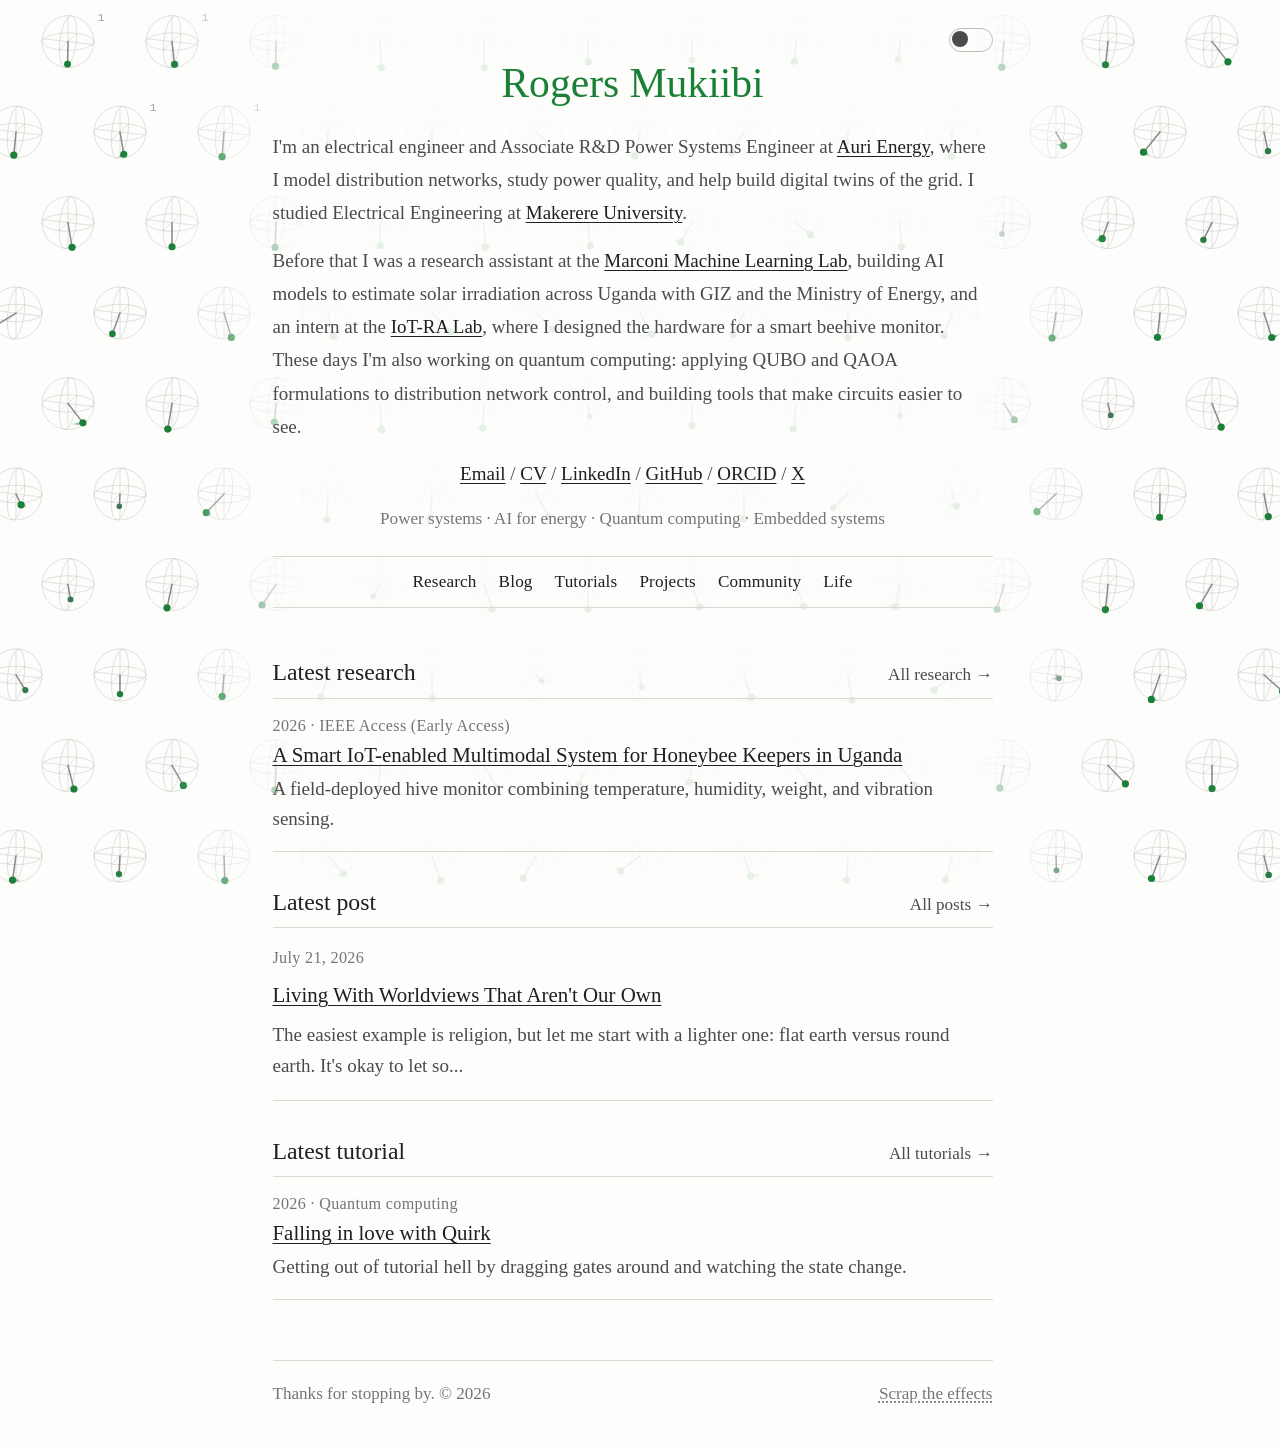
<file: index.html>
<!DOCTYPE html>
<html lang="en">
<head>
    <meta charset="UTF-8">
    <meta name="viewport" content="width=device-width, initial-scale=1.0">
    <title>Rogers Mukiibi</title>
    <meta name="description" content="Rogers Mukiibi: electrical engineer working on power systems, AI for energy, and quantum computing.">
    <link rel="stylesheet" href="styles.css">
    <script src="backdrop.js" defer></script>
    <script src="transition.js"></script>
    <link rel="icon" type="image/x-icon" href="assets/favicon_io/favicon.ico">
    <link rel="icon" type="image/png" sizes="32x32" href="assets/favicon_io/favicon-32x32.png">
    <link rel="icon" type="image/png" sizes="16x16" href="assets/favicon_io/favicon-16x16.png">
    <link rel="apple-touch-icon" sizes="180x180" href="assets/favicon_io/apple-touch-icon.png">
</head>
<body class="home">
    <div class="home-toggle">
        <label for="theme-toggle" class="theme-switch" aria-label="Toggle dark mode">
            <input type="checkbox" id="theme-toggle" class="theme-toggle" role="switch" aria-label="Toggle dark mode">
            <span class="theme-slider" aria-hidden="true"></span>
        </label>
    </div>

    <main>
        <section class="intro">
            <h1 class="intro-name">Rogers Mukiibi</h1>
            <p>
                I'm an electrical engineer and Associate R&amp;D Power Systems Engineer at
                <a href="https://www.aurienergy.com/" target="_blank">Auri Energy</a>, where I model distribution
                networks, study power quality, and help build digital twins of the grid. I studied Electrical
                Engineering at <a href="https://mak.ac.ug/" target="_blank">Makerere University</a>.
            </p>
            <p>
                Before that I was a research assistant at the
                <a href="https://www.marconilab.org/" target="_blank">Marconi Machine Learning Lab</a>, building
                AI models to estimate solar irradiation across Uganda with GIZ and the Ministry of Energy, and an
                intern at the <a href="https://iot-ra.net/" target="_blank">IoT-RA Lab</a>, where I designed the
                hardware for a smart beehive monitor. These days I'm also working on quantum computing: applying
                QUBO and QAOA formulations to distribution network control, and building tools that make
                circuits easier to see.
            </p>
            <p class="intro-links">
                <a href="mailto:mukiibirogerz@gmail.com">Email</a> /
                <a href="assets/Rogers_Mukiibi_CV.pdf" target="_blank">CV</a> /
                <a href="https://www.linkedin.com/in/rogers-mukiibi-3a0162230/" target="_blank">LinkedIn</a> /
                <a href="https://github.com/rogersmukiibi" target="_blank">GitHub</a> /
                <a href="https://orcid.org/0009-0005-7884-3600" target="_blank">ORCID</a> /
                <a href="https://X.com/rogerzmukiibi" target="_blank">X</a>
            </p>
            <p class="intro-interests">
                Power systems &middot; AI for energy &middot; Quantum computing &middot; Embedded systems
            </p>
            <nav class="section-nav" aria-label="Site">
                <a href="research.html">Research</a>
                <a href="blog.html">Blog</a>
                <a href="tutorials.html">Tutorials</a>
                <a href="projects.html">Projects</a>
                <a href="community.html">Community</a>
                <a href="life-clock.html">Life</a>
            </nav>
        </section>

        <section class="overview">
            <div class="overview-head">
                <h2>Latest research</h2>
                <a href="research.html">All research &rarr;</a>
            </div>
            <div class="entry">
                <p class="entry-meta">2026 &middot; IEEE Access (Early Access)</p>
                <h3><a href="https://doi.org/10.1109/ACCESS.2026.3709045" target="_blank">A Smart IoT-enabled Multimodal System for Honeybee Keepers in Uganda</a></h3>
                <p>A field-deployed hive monitor combining temperature, humidity, weight, and vibration sensing.</p>
            </div>
        </section>

        <section class="overview">
            <div class="overview-head">
                <h2>Latest post</h2>
                <a href="blog.html">All posts &rarr;</a>
            </div>
            <div id="recent-posts-container">
                <!-- The newest post is loaded here by JavaScript -->
            </div>
        </section>

        <section class="overview">
            <div class="overview-head">
                <h2>Latest tutorial</h2>
                <a href="tutorials.html">All tutorials &rarr;</a>
            </div>
            <div class="entry">
                <p class="entry-meta">2026 &middot; Quantum computing</p>
                <h3><a href="post.html?id=Falling%20in%20love%20with%20Quirk">Falling in love with Quirk</a></h3>
                <p>Getting out of tutorial hell by dragging gates around and watching the state change.</p>
            </div>
        </section>
    </main>

    <footer>
        <p>Thanks for stopping by. &copy; 2026</p>
        <button type="button" class="effects-toggle">Scrap the effects</button>
    </footer>

    <script src="script.js?v=20261031"></script>
</body>
</html>
</file>
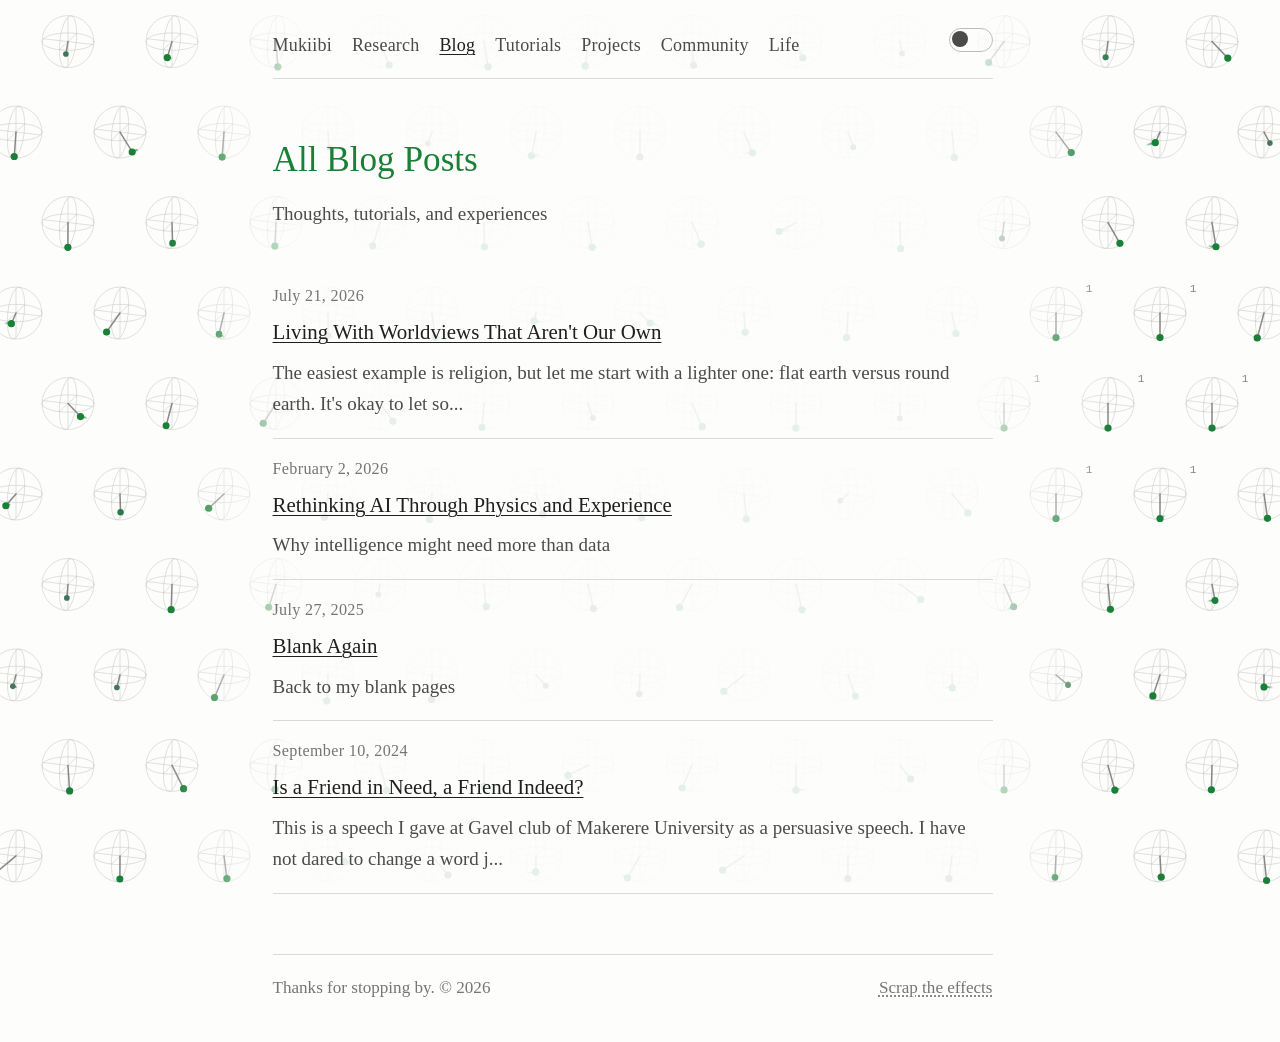
<file: blog.html>
<!DOCTYPE html>
<html lang="en">
<head>
    <meta charset="UTF-8">
    <meta name="viewport" content="width=device-width, initial-scale=1.0">
    <title>Blog - My Blog</title>
    <link rel="stylesheet" href="styles.css">
    <script src="backdrop.js" defer></script>
    <script src="transition.js"></script>
    <link rel="icon" type="image/x-icon" href="assets/favicon_io/favicon.ico">
    <link rel="icon" type="image/png" sizes="32x32" href="assets/favicon_io/favicon-32x32.png">
    <link rel="icon" type="image/png" sizes="16x16" href="assets/favicon_io/favicon-16x16.png">
    <link rel="apple-touch-icon" sizes="180x180" href="assets/favicon_io/apple-touch-icon.png">
</head>
<body>
    <header>
        <nav>
            <ul>
                <li><a href="index.html">Mukiibi</a></li>
                <li><a href="research.html">Research</a></li>
                <li><a href="blog.html" class="active">Blog</a></li>
                <li><a href="tutorials.html">Tutorials</a></li>
                <li><a href="projects.html">Projects</a></li>
                <li><a href="community.html">Community</a></li>
                <li><a href="life-clock.html">Life</a></li>
                <li class="theme-toggle-item">
                    <label for="theme-toggle" class="theme-switch" aria-label="Toggle dark mode">
                        <input type="checkbox" id="theme-toggle" class="theme-toggle" role="switch" aria-label="Toggle dark mode">
                        <span class="theme-slider" aria-hidden="true"></span>
                    </label>
                </li>
            </ul>
        </nav>
    </header>

    <main>
        <section class="page-header">
            <h1>All Blog Posts</h1>
            <p>Thoughts, tutorials, and experiences</p>
        </section>

        <section class="posts-list">
            <div id="blog-posts-container">
                <!-- Blog posts will be loaded here by JavaScript -->
            </div>
        </section>
    </main>

    <footer>
        <p>Thanks for stopping by. &copy; 2026</p>
        <button type="button" class="effects-toggle">Scrap the effects</button>
    </footer>

    <script src="script.js?v=20261031"></script>
</body>
</html>
</file>
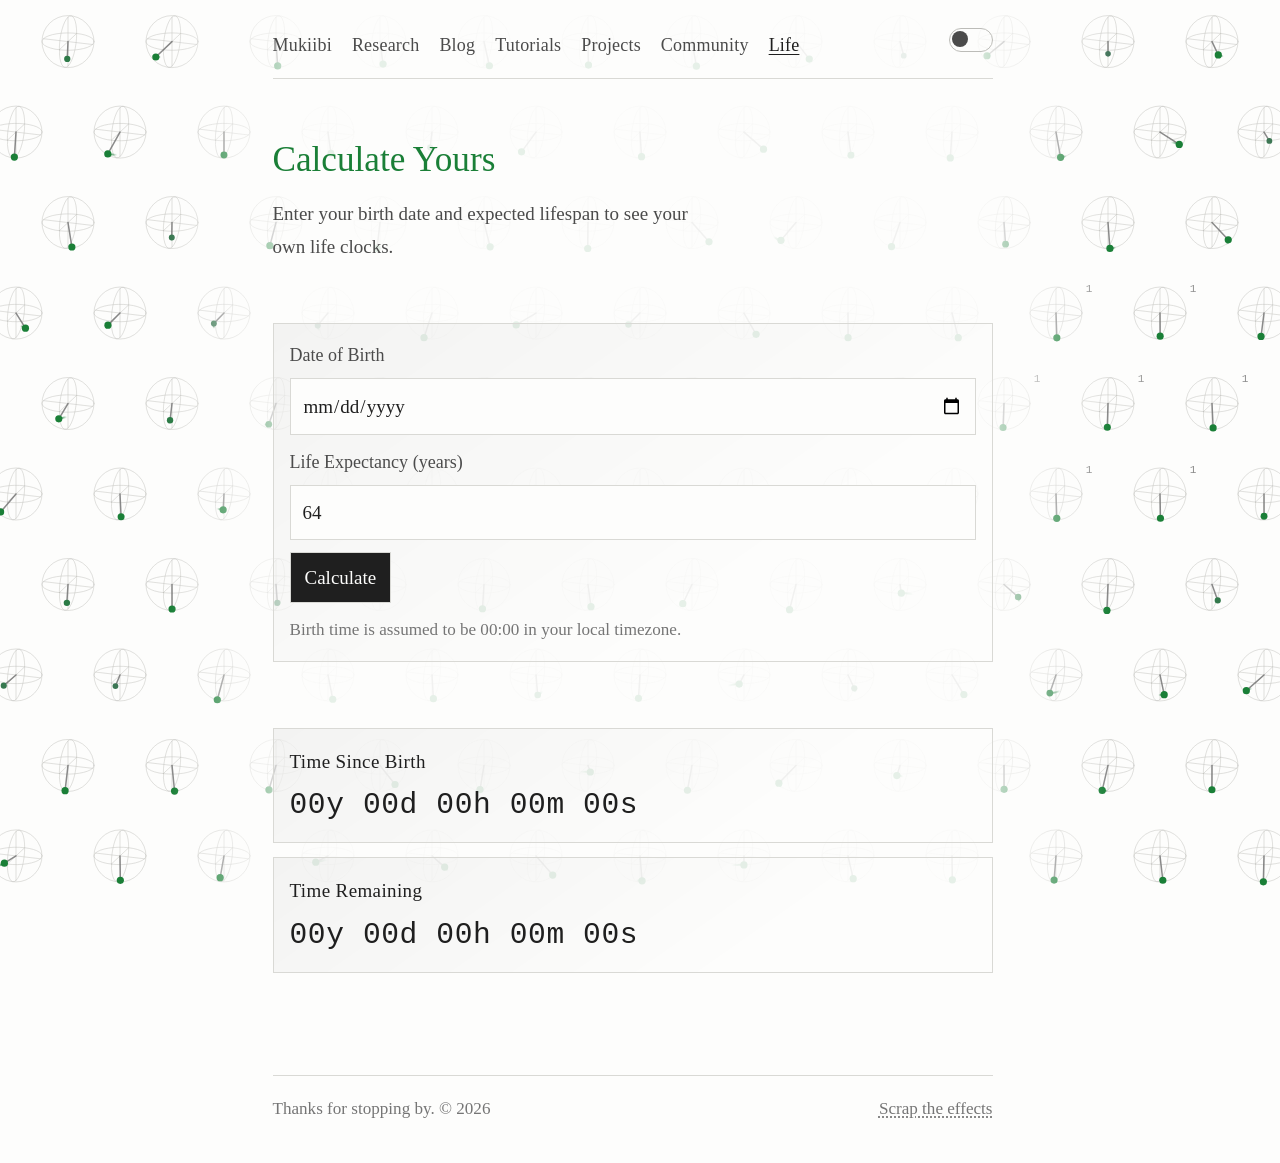
<file: calculate-yours.html>
<!DOCTYPE html>
<html lang="en">
<head>
    <meta charset="UTF-8">
    <meta name="viewport" content="width=device-width, initial-scale=1.0">
    <title>Calculate Yours - My Blog</title>
    <link rel="stylesheet" href="styles.css">
    <script src="backdrop.js" defer></script>
    <script src="transition.js"></script>
    <link rel="icon" type="image/x-icon" href="assets/favicon_io/favicon.ico">
    <link rel="icon" type="image/png" sizes="32x32" href="assets/favicon_io/favicon-32x32.png">
    <link rel="icon" type="image/png" sizes="16x16" href="assets/favicon_io/favicon-16x16.png">
    <link rel="apple-touch-icon" sizes="180x180" href="assets/favicon_io/apple-touch-icon.png">
</head>
<body>
    <header>
        <nav>
            <ul>
                <li><a href="index.html">Mukiibi</a></li>
                <li><a href="research.html">Research</a></li>
                <li><a href="blog.html">Blog</a></li>
                <li><a href="tutorials.html">Tutorials</a></li>
                <li><a href="projects.html">Projects</a></li>
                <li><a href="community.html">Community</a></li>
                <li><a href="life-clock.html" class="active">Life</a></li>
                <li class="theme-toggle-item">
                    <label for="theme-toggle" class="theme-switch" aria-label="Toggle dark mode">
                        <input type="checkbox" id="theme-toggle" class="theme-toggle" role="switch" aria-label="Toggle dark mode">
                        <span class="theme-slider" aria-hidden="true"></span>
                    </label>
                </li>
            </ul>
        </nav>
    </header>

    <main class="life-clock-page calculate-page">
        <section class="page-header life-header">
            <h1>Calculate Yours</h1>
            <p>Enter your birth date and expected lifespan to see your own life clocks.</p>
        </section>

        <section class="life-panel">
            <form id="calculate-form" class="calculate-form">
                <div class="form-row">
                    <label for="birth-date">Date of Birth</label>
                    <input type="date" id="birth-date" required>
                </div>
                <div class="form-row">
                    <label for="life-expectancy">Life Expectancy (years)</label>
                    <input type="number" id="life-expectancy" min="1" max="130" step="0.1" value="64" required>
                </div>
                <button type="submit" class="calc-button">Calculate</button>
                <p class="calculate-help">Birth time is assumed to be 00:00 in your local timezone.</p>
            </form>
        </section>

        <section class="life-timers" id="calculate-results" hidden>
            <article class="life-panel">
                <h2>Time Since Birth</h2>
                <p class="life-timer" id="calc-time-since">00y 00d 00h 00m 00s</p>
            </article>
            <article class="life-panel">
                <h2>Time Remaining</h2>
                <p class="life-timer" id="calc-time-remaining">00y 00d 00h 00m 00s</p>
            </article>
        </section>

        <section class="life-progress" id="calculate-progress" hidden>
            <h2>Life Progress</h2>
            <p class="life-progress-text" id="calc-progress-text">0.00%</p>
            <div class="life-progress-track" aria-hidden="true">
                <div class="life-progress-fill" id="calc-progress-fill"></div>
            </div>
        </section>

        <section class="life-weeks" id="calculate-weeks" hidden>
            <h2>Life in Weeks</h2>
            <p class="life-weeks-note">Each square is a week.</p>
            <p class="calculate-help" id="calc-weeks-summary">0 of 0 weeks lived</p>
            <div id="calc-weeks-grid" aria-label="Calculated life in weeks grid"></div>
        </section>
    </main>

    <footer>
        <p>Thanks for stopping by. &copy; 2026</p>
        <button type="button" class="effects-toggle">Scrap the effects</button>
    </footer>

    <script src="script.js?v=20261031"></script>
</body>
</html>
</file>
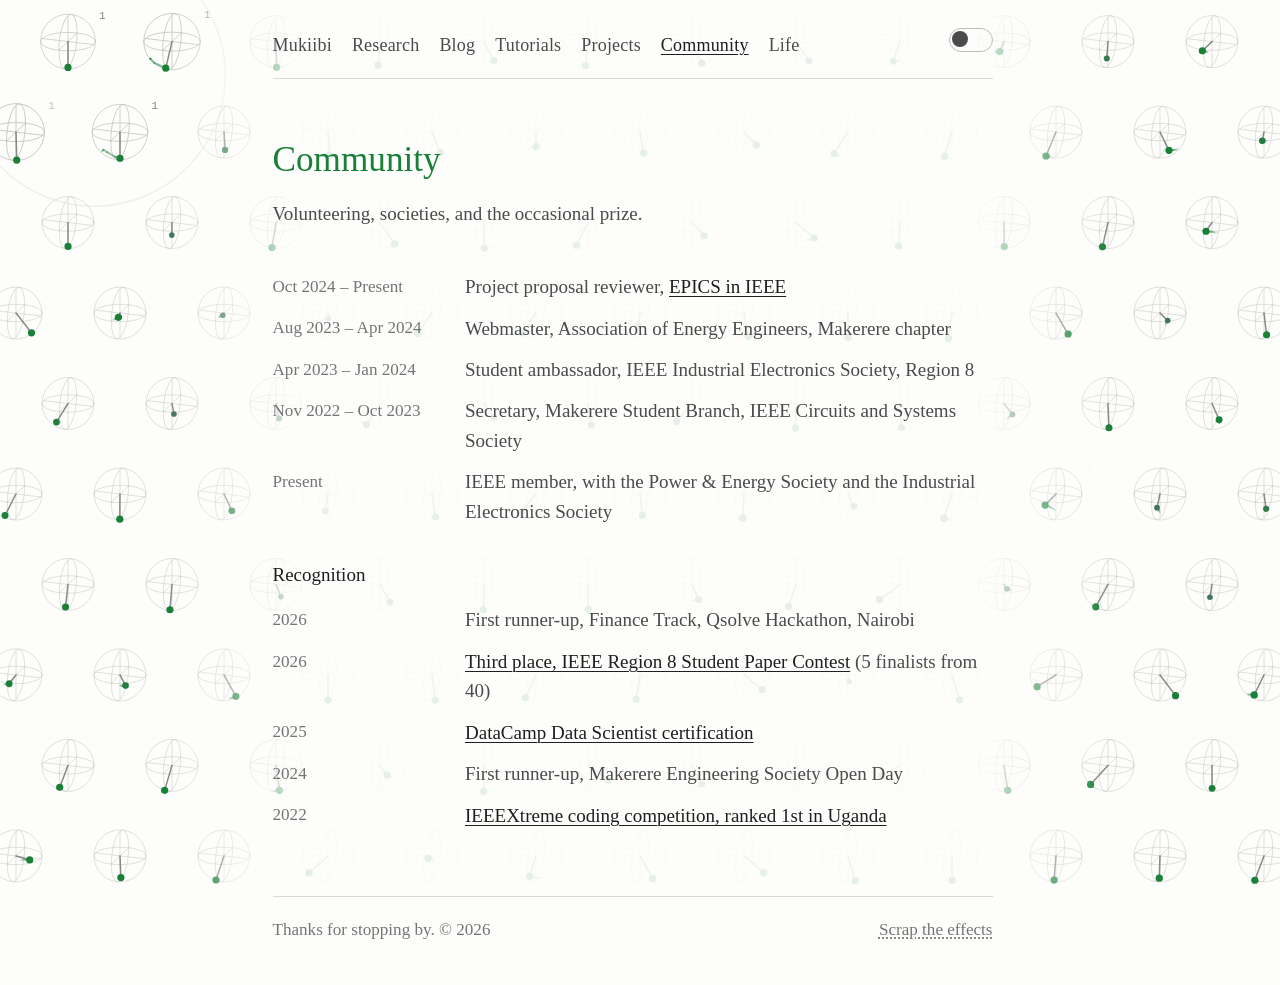
<file: community.html>
<!DOCTYPE html>
<html lang="en">
<head>
    <meta charset="UTF-8">
    <meta name="viewport" content="width=device-width, initial-scale=1.0">
    <title>Community - Rogers Mukiibi</title>
    <link rel="stylesheet" href="styles.css">
    <script src="backdrop.js" defer></script>
    <script src="transition.js"></script>
    <link rel="icon" type="image/x-icon" href="assets/favicon_io/favicon.ico">
    <link rel="icon" type="image/png" sizes="32x32" href="assets/favicon_io/favicon-32x32.png">
    <link rel="icon" type="image/png" sizes="16x16" href="assets/favicon_io/favicon-16x16.png">
    <link rel="apple-touch-icon" sizes="180x180" href="assets/favicon_io/apple-touch-icon.png">
</head>
<body>
    <header>
        <nav>
            <ul>
                <li><a href="index.html">Mukiibi</a></li>
                <li><a href="research.html">Research</a></li>
                <li><a href="blog.html">Blog</a></li>
                <li><a href="tutorials.html">Tutorials</a></li>
                <li><a href="projects.html">Projects</a></li>
                <li><a href="community.html" class="active">Community</a></li>
                <li><a href="life-clock.html">Life</a></li>
                <li class="theme-toggle-item">
                    <label for="theme-toggle" class="theme-switch" aria-label="Toggle dark mode">
                        <input type="checkbox" id="theme-toggle" class="theme-toggle" role="switch" aria-label="Toggle dark mode">
                        <span class="theme-slider" aria-hidden="true"></span>
                    </label>
                </li>
            </ul>
        </nav>
    </header>

    <main>
        <section class="page-header">
            <h1>Community</h1>
            <p>Volunteering, societies, and the occasional prize.</p>
        </section>

        <section>
            <ul class="timeline">
                <li><span class="timeline-year">Oct 2024 &ndash; Present</span><span>Project proposal reviewer, <a href="https://epics.ieee.org/" target="_blank">EPICS in IEEE</a></span></li>
                <li><span class="timeline-year">Aug 2023 &ndash; Apr 2024</span><span>Webmaster, Association of Energy Engineers, Makerere chapter</span></li>
                <li><span class="timeline-year">Apr 2023 &ndash; Jan 2024</span><span>Student ambassador, IEEE Industrial Electronics Society, Region 8</span></li>
                <li><span class="timeline-year">Nov 2022 &ndash; Oct 2023</span><span>Secretary, Makerere Student Branch, IEEE Circuits and Systems Society</span></li>
                <li><span class="timeline-year">Present</span><span>IEEE member, with the Power &amp; Energy Society and the Industrial Electronics Society</span></li>
            </ul>
            <h3 class="subhead">Recognition</h3>
            <ul class="timeline">
                <li><span class="timeline-year">2026</span><span>First runner-up, Finance Track, Qsolve Hackathon, Nairobi</span></li>
                <li><span class="timeline-year">2026</span><span><a href="https://r8.ieee.org/sac/post/r8-spc-2026-first-phase-selection-results/" target="_blank">Third place, IEEE Region 8 Student Paper Contest</a> (5 finalists from 40)</span></li>
                <li><span class="timeline-year">2025</span><span><a href="https://www.datacamp.com/certificate/DS0026002460117" target="_blank">DataCamp Data Scientist certification</a></span></li>
                <li><span class="timeline-year">2024</span><span>First runner-up, Makerere Engineering Society Open Day</span></li>
                <li><span class="timeline-year">2022</span><span><a href="https://certificate.ieeextreme.org/generate-email-certificate/E8N8JZ9I1LDI4a" target="_blank">IEEEXtreme coding competition, ranked 1st in Uganda</a></span></li>
            </ul>
        </section>
    </main>

    <footer>
        <p>Thanks for stopping by. &copy; 2026</p>
        <button type="button" class="effects-toggle">Scrap the effects</button>
    </footer>

    <script src="script.js?v=20261031"></script>
</body>
</html>
</file>
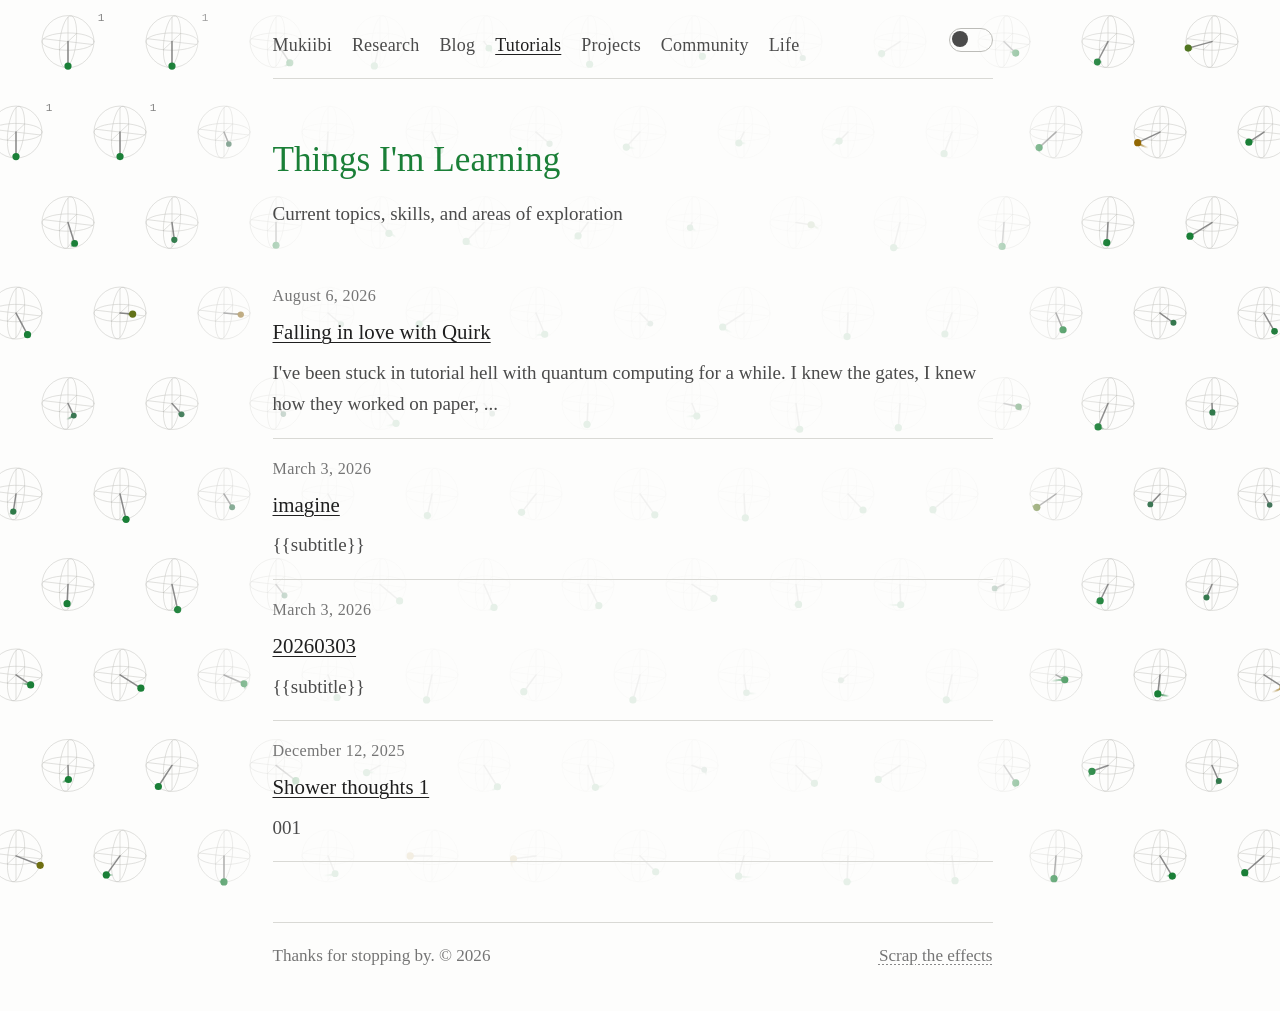
<file: learning.html>
<!DOCTYPE html>
<html lang="en">
<head>
    <meta charset="UTF-8">
    <meta name="viewport" content="width=device-width, initial-scale=1.0">
    <title>Learning - My Blog</title>
    <link rel="stylesheet" href="styles.css">
    <script src="backdrop.js" defer></script>
    <script src="transition.js"></script>
    <link rel="icon" type="image/x-icon" href="assets/favicon_io/favicon.ico">
    <link rel="icon" type="image/png" sizes="32x32" href="assets/favicon_io/favicon-32x32.png">
    <link rel="icon" type="image/png" sizes="16x16" href="assets/favicon_io/favicon-16x16.png">
    <link rel="apple-touch-icon" sizes="180x180" href="assets/favicon_io/apple-touch-icon.png">
</head>
<body>
    <header>
        <nav>
            <ul>
                <li><a href="index.html">Mukiibi</a></li>
                <li><a href="research.html">Research</a></li>
                <li><a href="blog.html">Blog</a></li>
                <li><a href="tutorials.html" class="active">Tutorials</a></li>
                <li><a href="projects.html">Projects</a></li>
                <li><a href="community.html">Community</a></li>
                <li><a href="life-clock.html">Life</a></li>
                <li class="theme-toggle-item">
                    <label for="theme-toggle" class="theme-switch" aria-label="Toggle dark mode">
                        <input type="checkbox" id="theme-toggle" class="theme-toggle" role="switch" aria-label="Toggle dark mode">
                        <span class="theme-slider" aria-hidden="true"></span>
                    </label>
                </li>
            </ul>
        </nav>
    </header>

    <main>
        <section class="page-header">
            <h1>Things I'm Learning</h1>
            <p>Current topics, skills, and areas of exploration</p>
        </section>

        <section class="learning-list">
            <div id="learning-posts-container">
                <!-- Learning posts will be loaded here by JavaScript -->
            </div>
        </section>
    </main>

    <footer>
        <p>Thanks for stopping by. &copy; 2026</p>
        <button type="button" class="effects-toggle">Scrap the effects</button>
    </footer>

    <script src="script.js?v=20261031"></script>
</body>
</html>
</file>
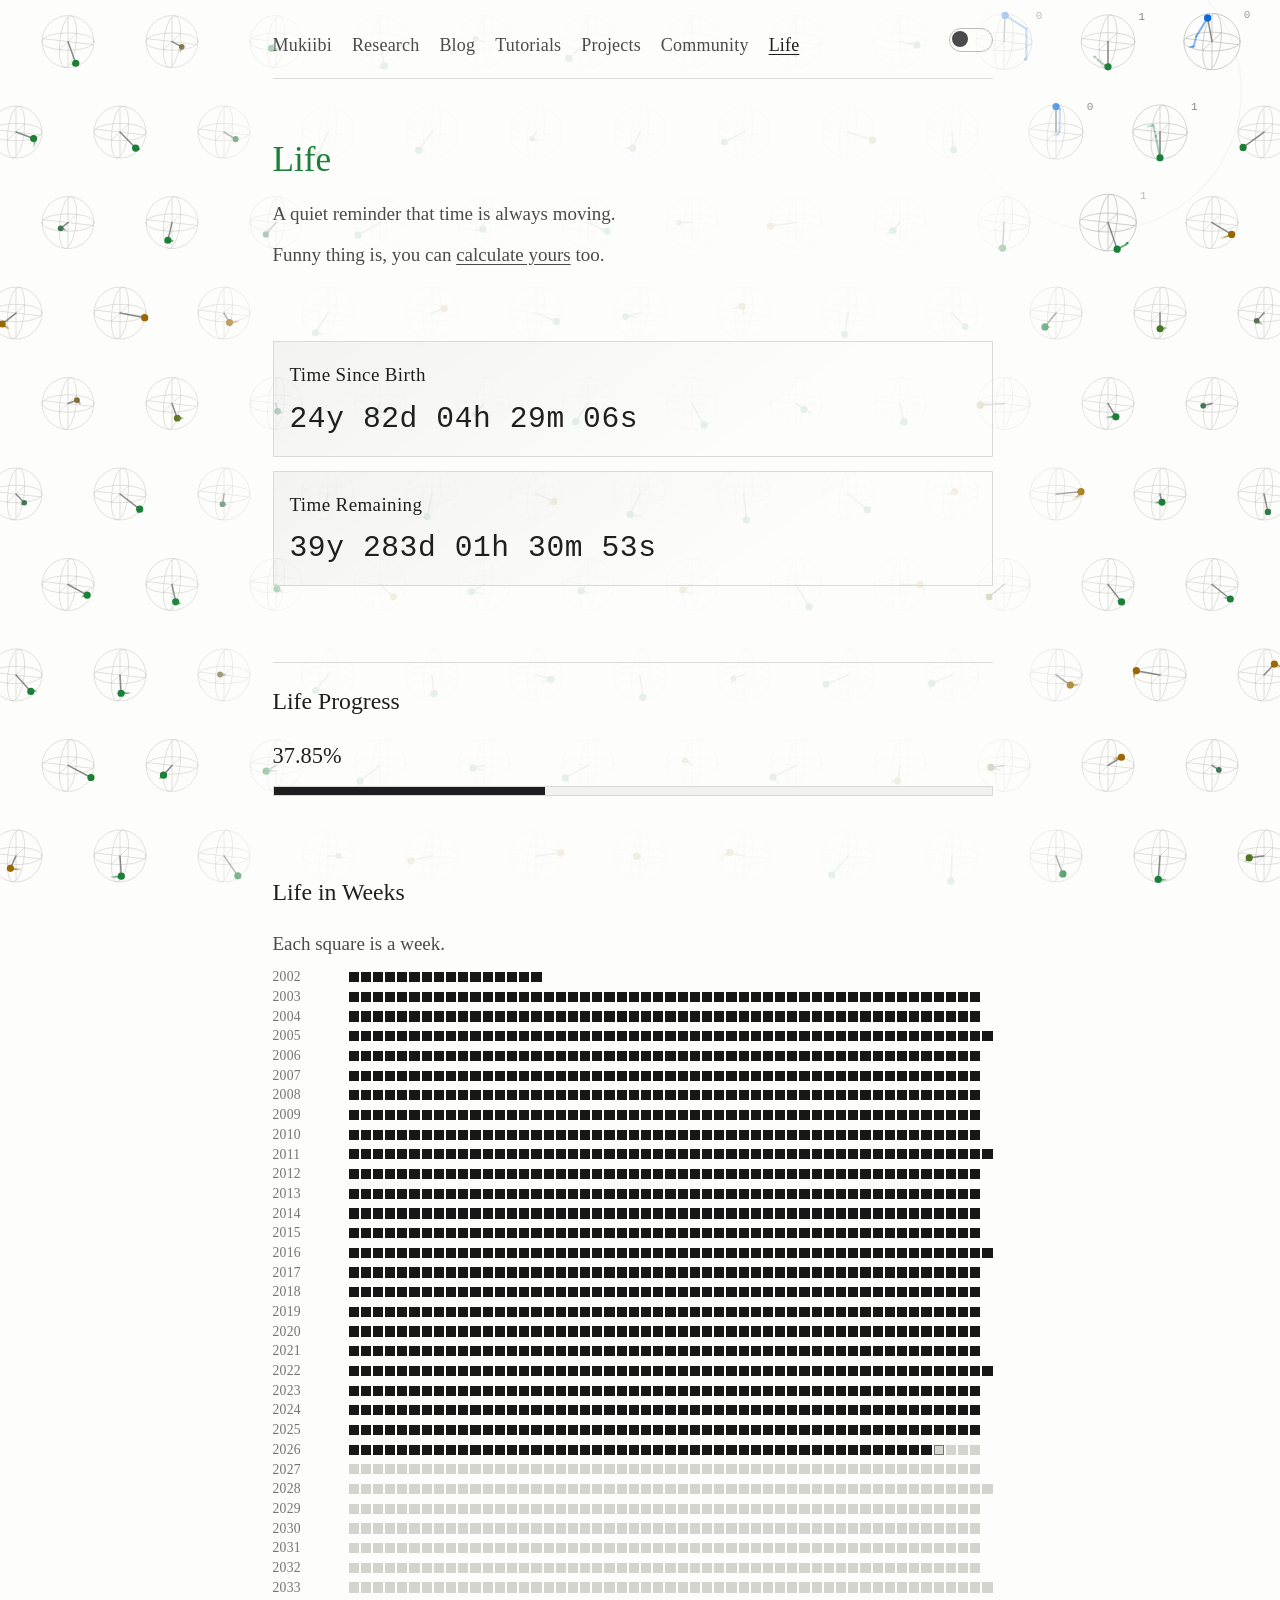
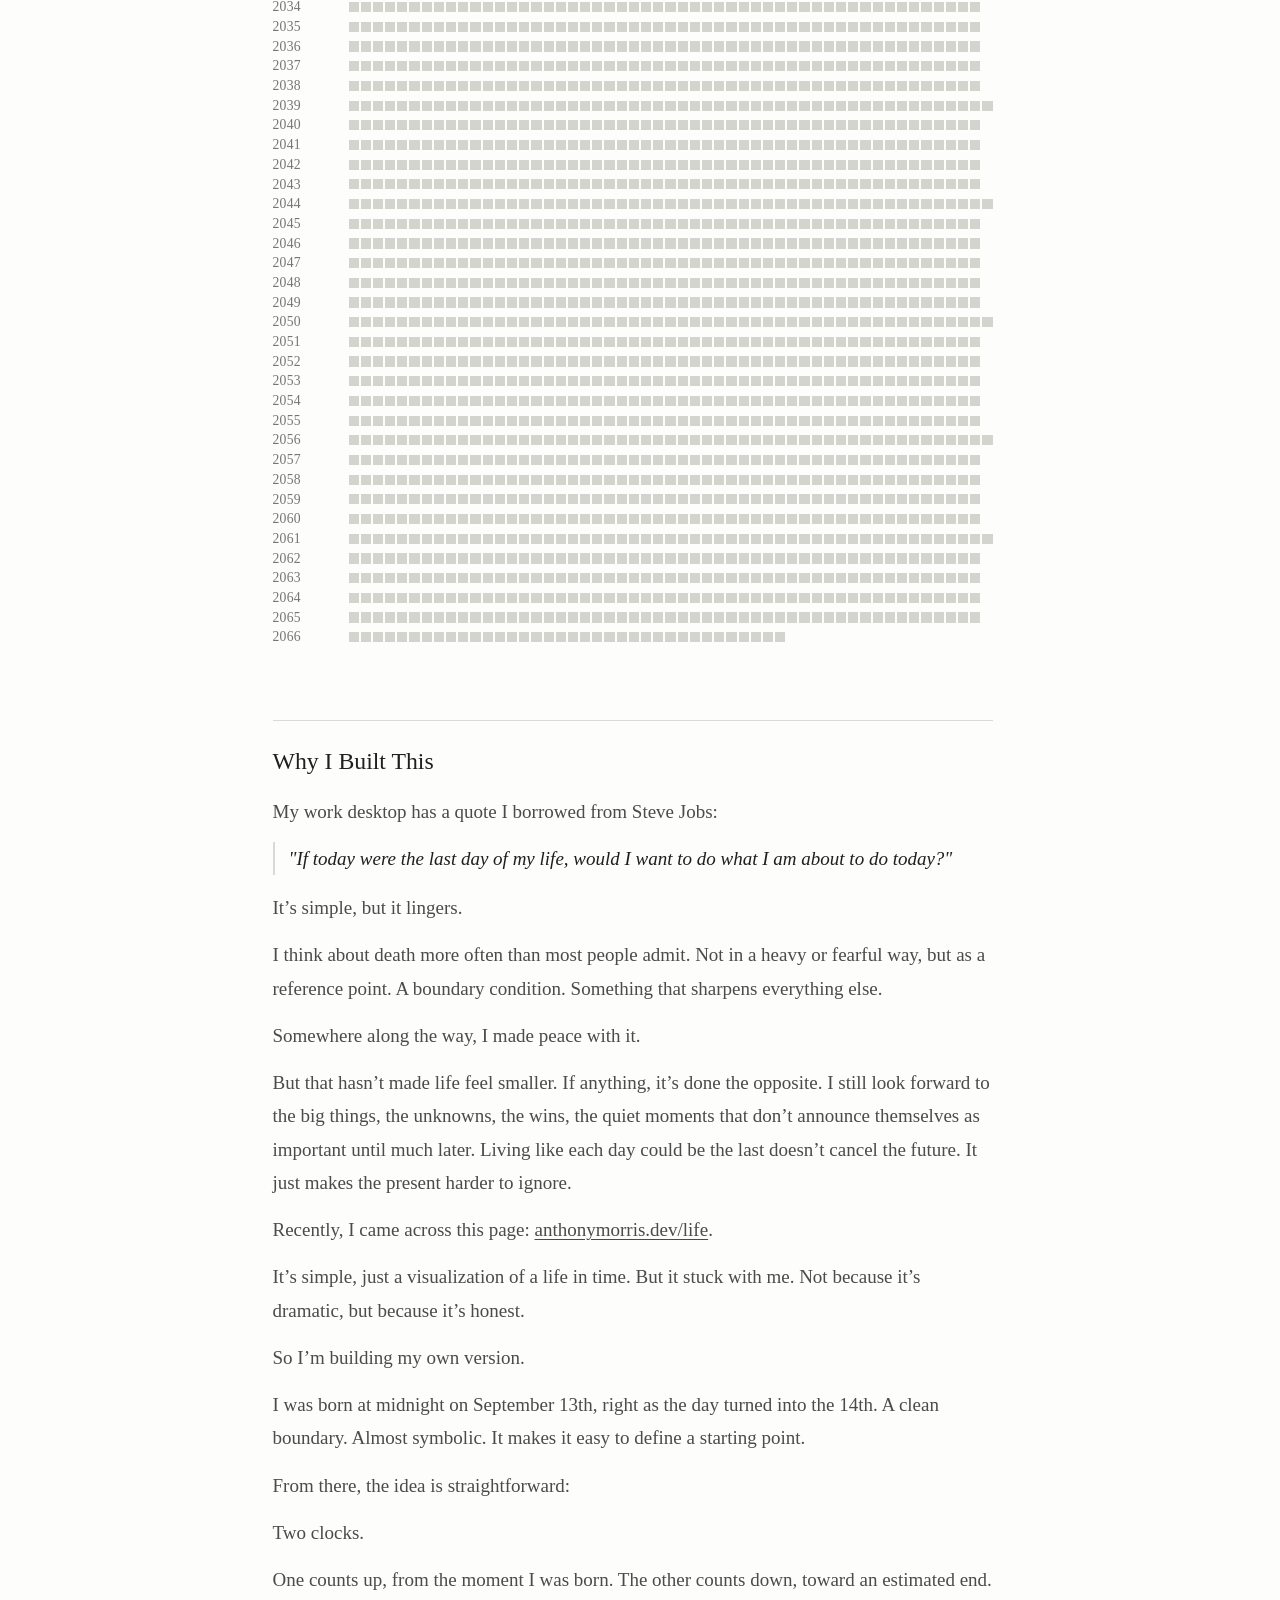
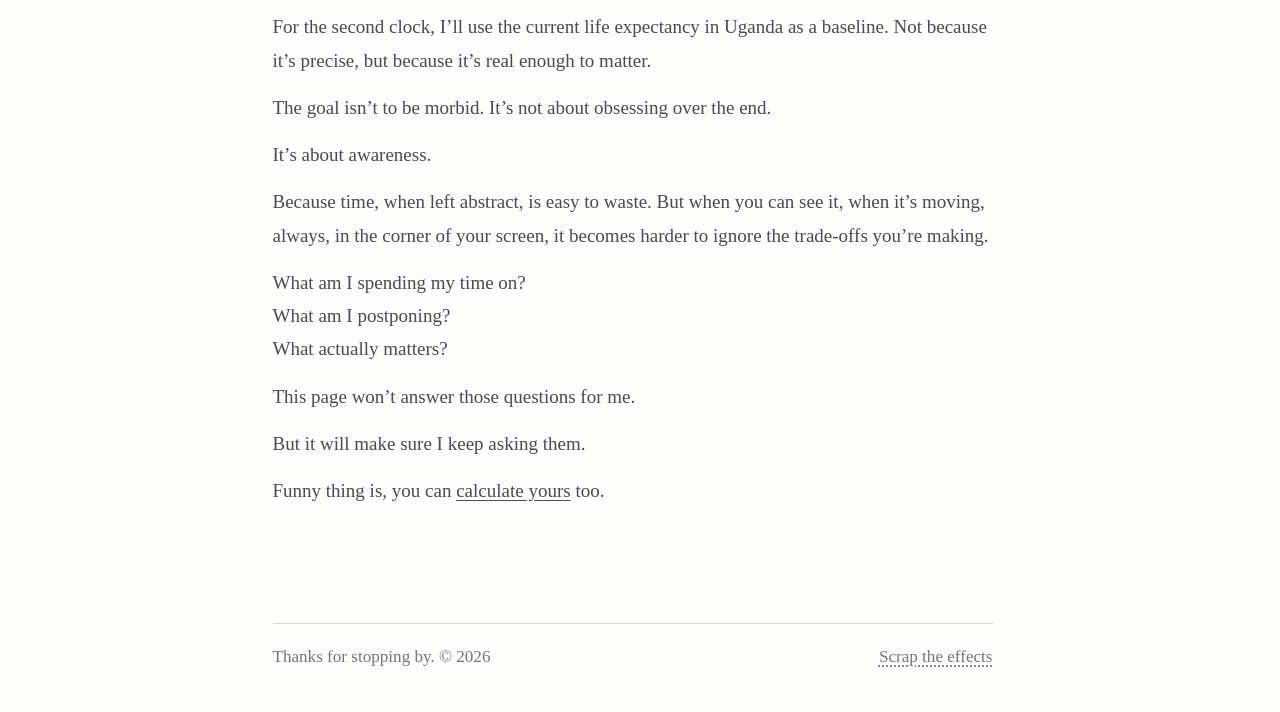
<file: life-clock.html>
<!DOCTYPE html>
<html lang="en">
<head>
    <meta charset="UTF-8">
    <meta name="viewport" content="width=device-width, initial-scale=1.0">
    <title>Life Clock</title>
    <link rel="stylesheet" href="styles.css">
    <script src="backdrop.js" defer></script>
    <script src="transition.js"></script>
    <link rel="icon" type="image/x-icon" href="assets/favicon_io/favicon.ico">
    <link rel="icon" type="image/png" sizes="32x32" href="assets/favicon_io/favicon-32x32.png">
    <link rel="icon" type="image/png" sizes="16x16" href="assets/favicon_io/favicon-16x16.png">
    <link rel="apple-touch-icon" sizes="180x180" href="assets/favicon_io/apple-touch-icon.png">
</head>
<body>
    <header>
        <nav>
            <ul>
                <li><a href="index.html">Mukiibi</a></li>
                <li><a href="research.html">Research</a></li>
                <li><a href="blog.html">Blog</a></li>
                <li><a href="tutorials.html">Tutorials</a></li>
                <li><a href="projects.html">Projects</a></li>
                <li><a href="community.html">Community</a></li>
                <li><a href="life-clock.html" class="active">Life</a></li>
                <li class="theme-toggle-item">
                    <label for="theme-toggle" class="theme-switch" aria-label="Toggle dark mode">
                        <input type="checkbox" id="theme-toggle" class="theme-toggle" role="switch" aria-label="Toggle dark mode">
                        <span class="theme-slider" aria-hidden="true"></span>
                    </label>
                </li>
            </ul>
        </nav>
    </header>

    <main class="life-clock-page">
        <section class="page-header life-header">
            <h1>Life</h1>
            <p>A quiet reminder that time is always moving.</p>
            <p class="life-intro-link">Funny thing is, you can <a href="calculate-yours.html">calculate yours</a> too.</p>
        </section>

        <section class="life-timers">
            <article class="life-panel">
                <h2>Time Since Birth</h2>
                <p class="life-timer" id="time-since-birth">00y 00d 00h 00m 00s</p>
            </article>

            <article class="life-panel">
                <h2>Time Remaining</h2>
                <p class="life-timer" id="time-remaining">00y 00d 00h 00m 00s</p>
            </article>
        </section>

        <section class="life-progress">
            <h2>Life Progress</h2>
            <p class="life-progress-text" id="life-progress-text">0.00%</p>
            <div class="life-progress-track" aria-hidden="true">
                <div class="life-progress-fill" id="life-progress-fill"></div>
            </div>
        </section>

        <section class="life-weeks">
            <h2>Life in Weeks</h2>
            <p class="life-weeks-note">Each square is a week.</p>
            <div id="weeks-grid" aria-label="Life in weeks grid"></div>
        </section>

        <section class="life-reflection">
            <h2>Why I Built This</h2>

            <p>My work desktop has a quote I borrowed from Steve Jobs:</p>

            <blockquote>
                <p>"If today were the last day of my life, would I want to do what I am about to do today?"</p>
            </blockquote>

            <p>It&rsquo;s simple, but it lingers.</p>

            <p>I think about death more often than most people admit. Not in a heavy or fearful way, but as a reference point. A boundary condition. Something that sharpens everything else.</p>

            <p>Somewhere along the way, I made peace with it.</p>

            <p>But that hasn&rsquo;t made life feel smaller. If anything, it&rsquo;s done the opposite. I still look forward to the big things, the unknowns, the wins, the quiet moments that don&rsquo;t announce themselves as important until much later. Living like each day could be the last doesn&rsquo;t cancel the future. It just makes the present harder to ignore.</p>

            <p>Recently, I came across this page: <a href="https://anthonymorris.dev/life" target="_blank" rel="noopener noreferrer">anthonymorris.dev/life</a>.</p>

            <p>It&rsquo;s simple, just a visualization of a life in time. But it stuck with me. Not because it&rsquo;s dramatic, but because it&rsquo;s honest.</p>

            <p>So I&rsquo;m building my own version.</p>

            <p>I was born at midnight on September 13th, right as the day turned into the 14th. A clean boundary. Almost symbolic. It makes it easy to define a starting point.</p>

            <p>From there, the idea is straightforward:</p>

            <p>Two clocks.</p>

            <p>One counts up, from the moment I was born. The other counts down, toward an estimated end.</p>

            <p>For the second clock, I&rsquo;ll use the current life expectancy in Uganda as a baseline. Not because it&rsquo;s precise, but because it&rsquo;s real enough to matter.</p>

            <p>The goal isn&rsquo;t to be morbid. It&rsquo;s not about obsessing over the end.</p>

            <p>It&rsquo;s about awareness.</p>

            <p>Because time, when left abstract, is easy to waste. But when you can see it, when it&rsquo;s moving, always, in the corner of your screen, it becomes harder to ignore the trade-offs you&rsquo;re making.</p>

            <p>What am I spending my time on?<br>
            What am I postponing?<br>
            What actually matters?</p>

            <p>This page won&rsquo;t answer those questions for me.</p>

            <p>But it will make sure I keep asking them.</p>

            <p class="life-reflection-link">Funny thing is, you can <a href="calculate-yours.html">calculate yours</a> too.</p>
        </section>
    </main>

    <footer>
        <p>Thanks for stopping by. &copy; 2026</p>
        <button type="button" class="effects-toggle">Scrap the effects</button>
    </footer>

    <script src="script.js?v=20261031"></script>
</body>
</html>
</file>
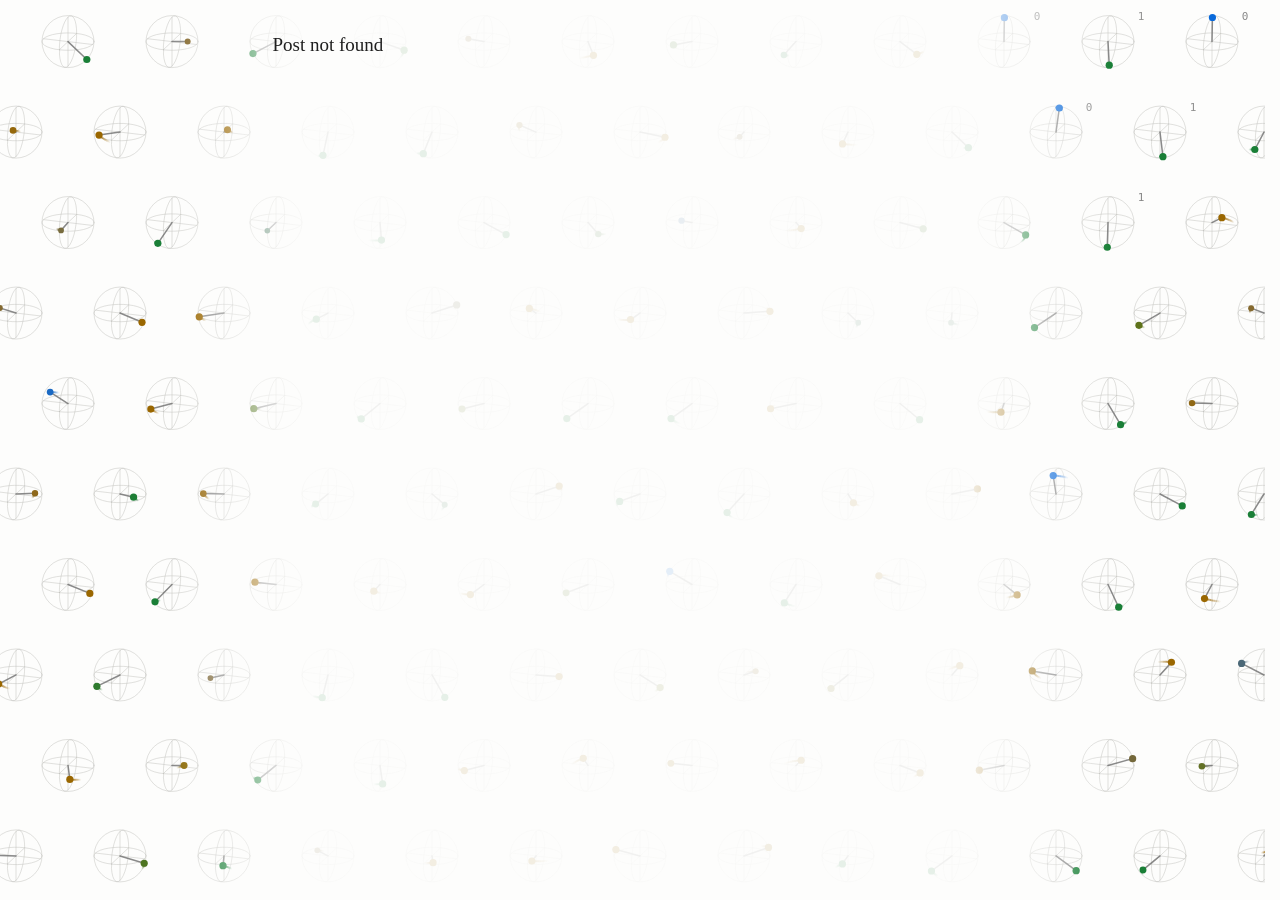
<file: post.html>
<!DOCTYPE html>
<html lang="en">
<head>
    <meta charset="UTF-8">
    <meta name="viewport" content="width=device-width, initial-scale=1.0">
    <title>Post - My Blog</title>
    <link rel="stylesheet" href="styles.css">
    <script src="backdrop.js" defer></script>
    <script src="transition.js"></script>
    <link rel="icon" type="image/x-icon" href="assets/favicon_io/favicon.ico">
    <link rel="icon" type="image/png" sizes="32x32" href="assets/favicon_io/favicon-32x32.png">
    <link rel="icon" type="image/png" sizes="16x16" href="assets/favicon_io/favicon-16x16.png">
    <link rel="apple-touch-icon" sizes="180x180" href="assets/favicon_io/apple-touch-icon.png">
</head>
<body>
    <!-- Content will be dynamically loaded by JavaScript -->
    <script src="script.js?v=20261031"></script>
</body>
</html>
</file>
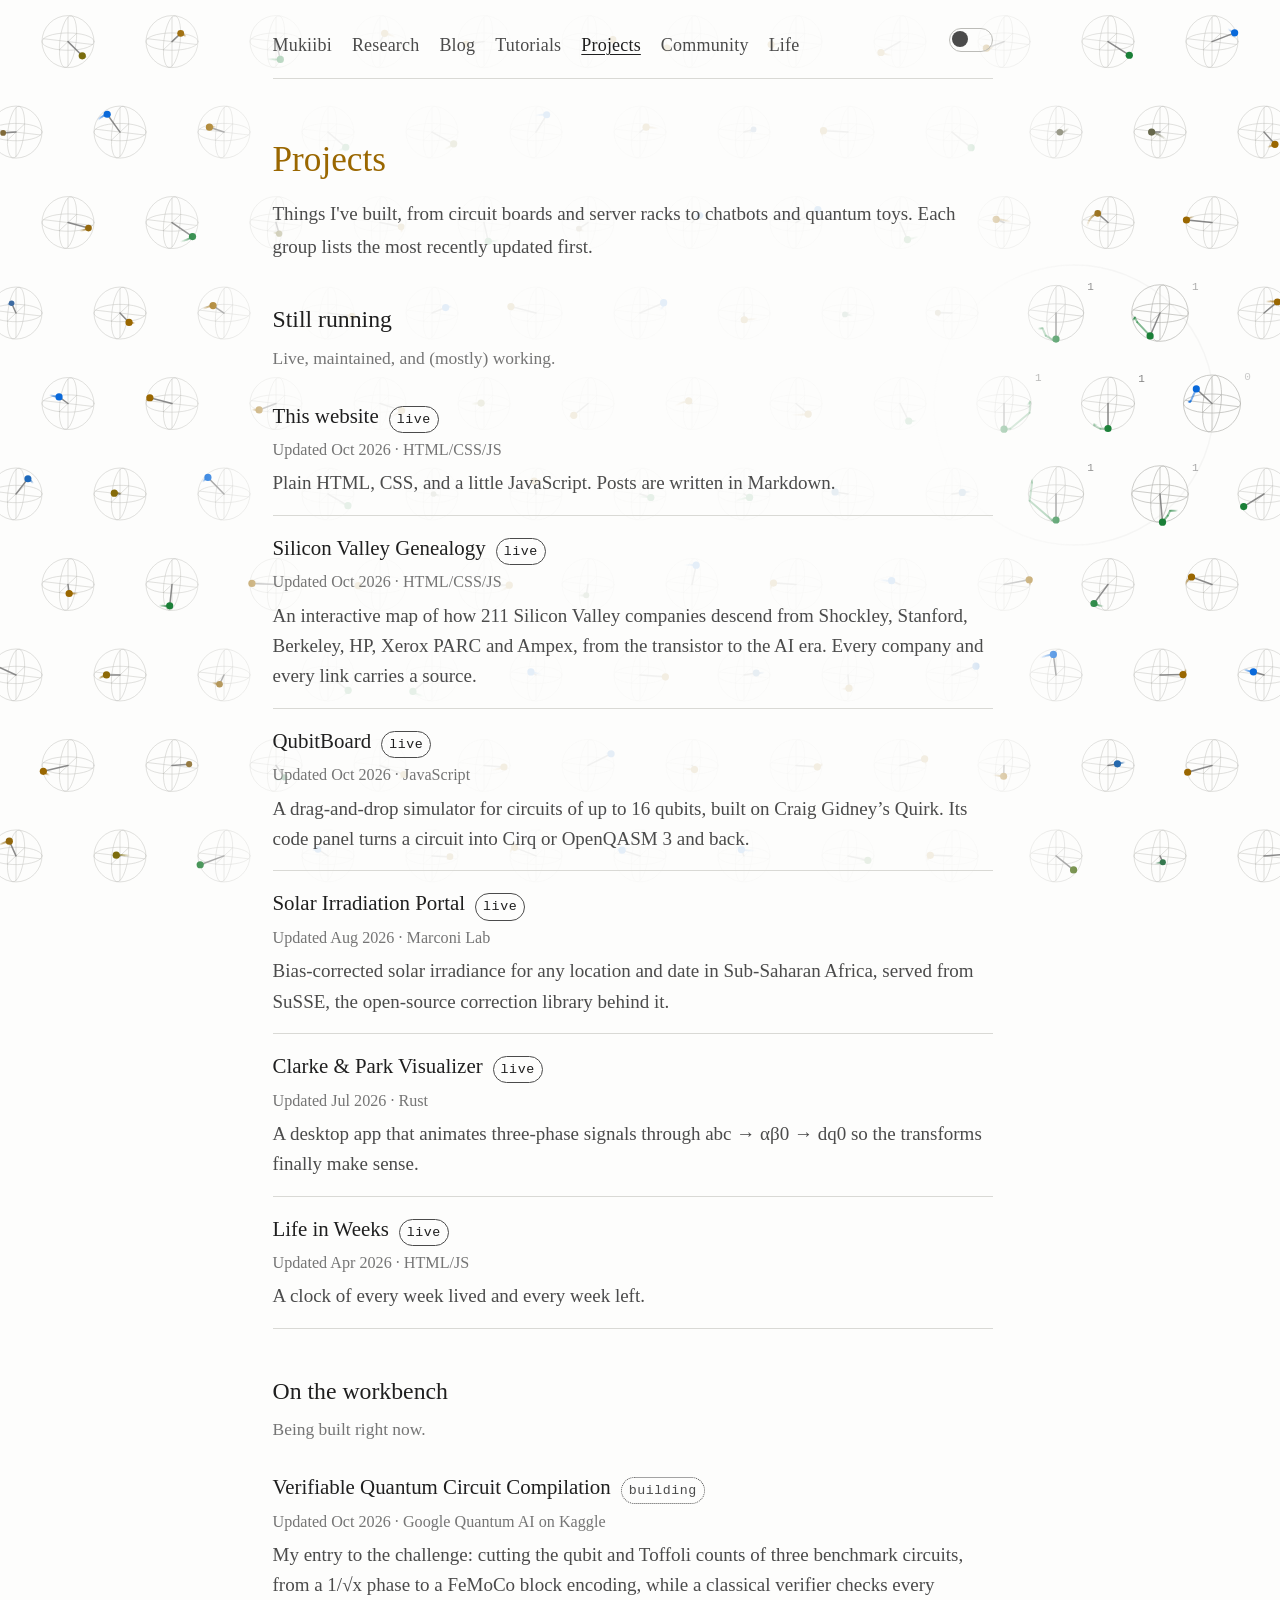
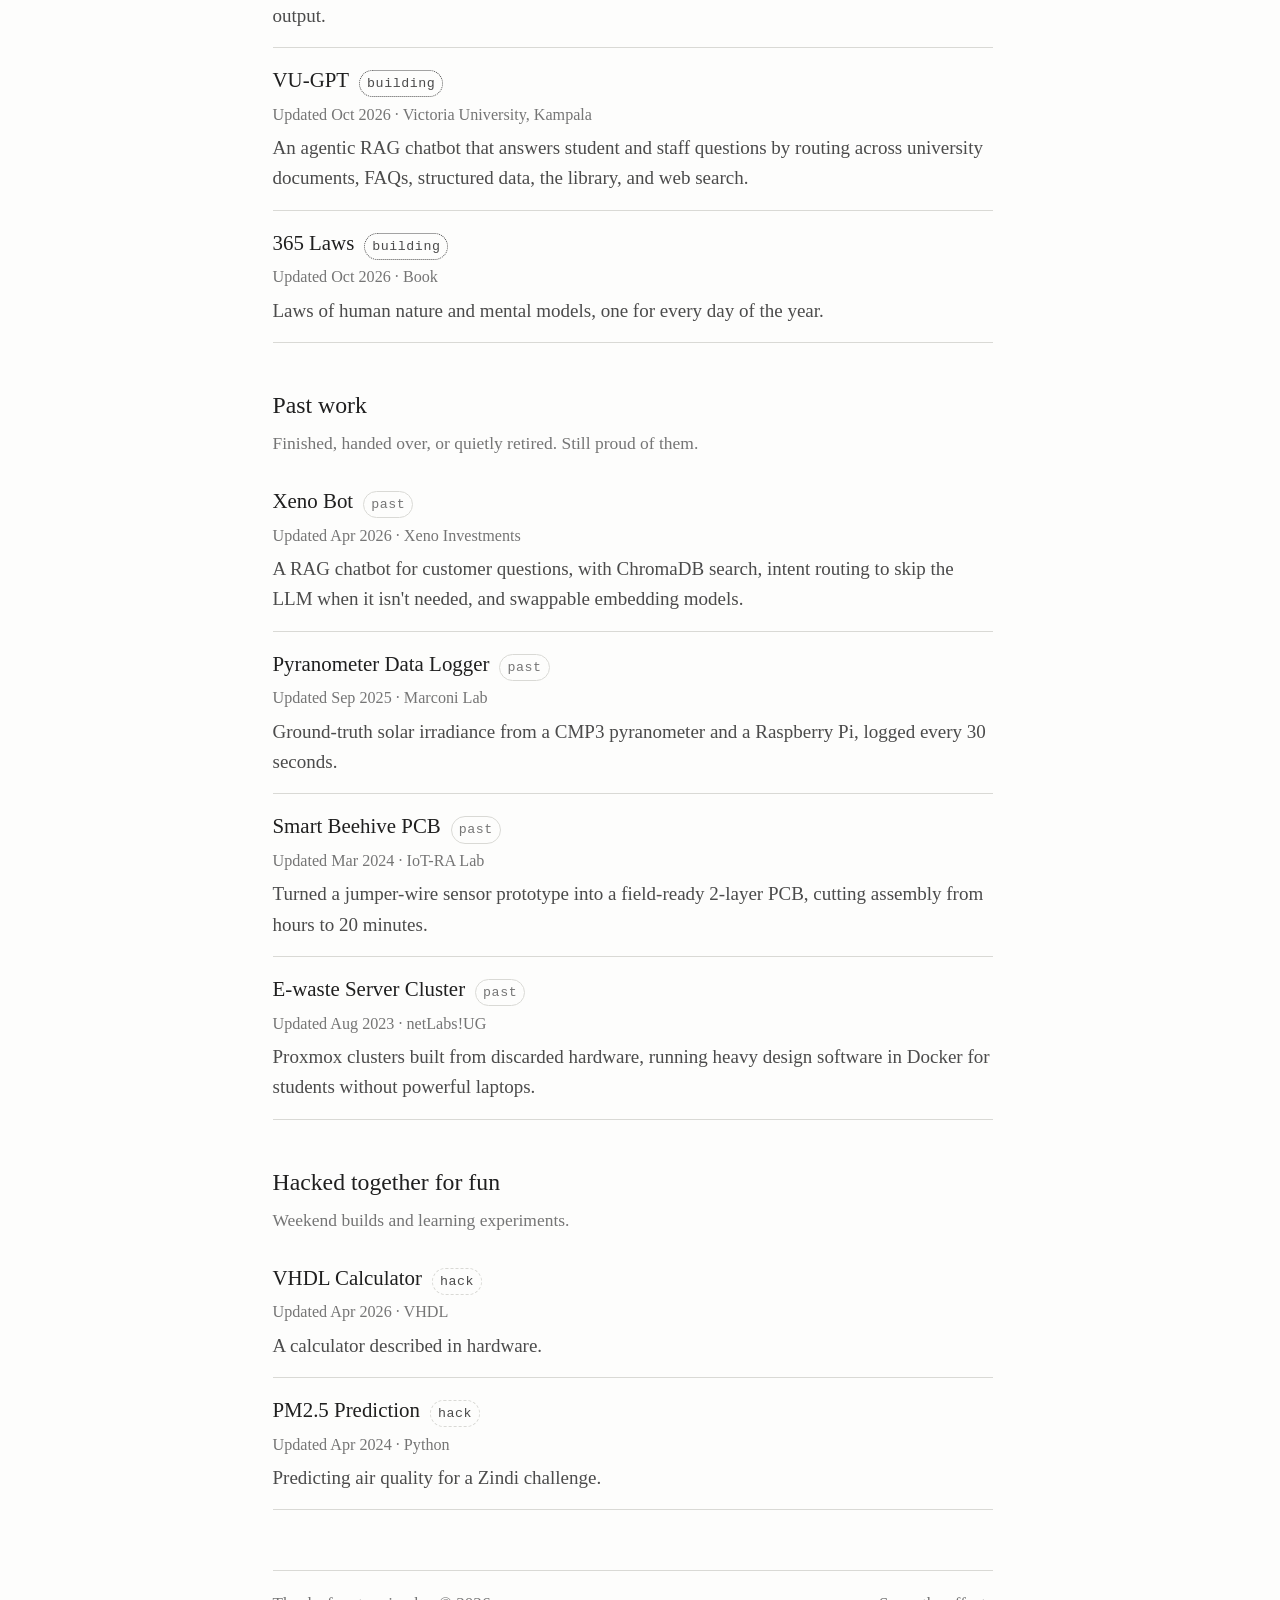
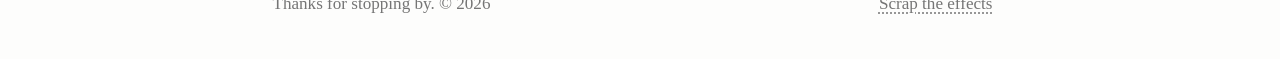
<file: projects.html>
<!DOCTYPE html>
<html lang="en">
<head>
    <meta charset="UTF-8">
    <meta name="viewport" content="width=device-width, initial-scale=1.0">
    <title>Projects - Rogers Mukiibi</title>
    <link rel="stylesheet" href="styles.css">
    <script src="backdrop.js" defer></script>
    <script src="transition.js"></script>
    <link rel="icon" type="image/x-icon" href="assets/favicon_io/favicon.ico">
    <link rel="icon" type="image/png" sizes="32x32" href="assets/favicon_io/favicon-32x32.png">
    <link rel="icon" type="image/png" sizes="16x16" href="assets/favicon_io/favicon-16x16.png">
    <link rel="apple-touch-icon" sizes="180x180" href="assets/favicon_io/apple-touch-icon.png">
</head>
<body>
    <header>
        <nav>
            <ul>
                <li><a href="index.html">Mukiibi</a></li>
                <li><a href="research.html">Research</a></li>
                <li><a href="blog.html">Blog</a></li>
                <li><a href="tutorials.html">Tutorials</a></li>
                <li><a href="projects.html" class="active">Projects</a></li>
                <li><a href="community.html">Community</a></li>
                <li><a href="life-clock.html">Life</a></li>
                <li class="theme-toggle-item">
                    <label for="theme-toggle" class="theme-switch" aria-label="Toggle dark mode">
                        <input type="checkbox" id="theme-toggle" class="theme-toggle" role="switch" aria-label="Toggle dark mode">
                        <span class="theme-slider" aria-hidden="true"></span>
                    </label>
                </li>
            </ul>
        </nav>
    </header>

    <main>
        <section class="page-header">
            <h1>Projects</h1>
            <p>Things I've built, from circuit boards and server racks to chatbots and quantum toys. Each group lists the most recently updated first.</p>
        </section>

        <section class="project-group">
            <h2>Still running</h2>
            <p class="project-group-note">Live, maintained, and (mostly) working.</p>
            <a class="project" href="https://github.com/rogersmukiibi/rogersmukiibi.github.io" target="_blank">
                <span class="project-head"><span class="project-name">This website</span><span class="status status-live">live</span></span>
                <span class="project-meta">Updated Oct 2026 &middot; HTML/CSS/JS</span>
                <span class="project-desc">Plain HTML, CSS, and a little JavaScript. Posts are written in Markdown.</span>
            </a>
            <a class="project" href="https://rogersmukiibi.com/SV_Genealogy/" target="_blank">
                <span class="project-head"><span class="project-name">Silicon Valley Genealogy</span><span class="status status-live">live</span></span>
                <span class="project-meta">Updated Oct 2026 &middot; HTML/CSS/JS</span>
                <span class="project-desc">An interactive map of how 211 Silicon Valley companies descend from Shockley, Stanford, Berkeley, HP, Xerox PARC and Ampex, from the transistor to the AI era. Every company and every link carries a source.</span>
            </a>
            <a class="project" href="https://rogersmukiibi.com/QubitBoard/" target="_blank">
                <span class="project-head"><span class="project-name">QubitBoard</span><span class="status status-live">live</span></span>
                <span class="project-meta">Updated Oct 2026 &middot; JavaScript</span>
                <span class="project-desc">A drag-and-drop simulator for circuits of up to 16 qubits, built on Craig Gidney&rsquo;s Quirk. Its code panel turns a circuit into Cirq or OpenQASM 3 and back.</span>
            </a>
            <a class="project" href="https://irradiation-portal-prod-55883164704.europe-west1.run.app/portal" target="_blank">
                <span class="project-head"><span class="project-name">Solar Irradiation Portal</span><span class="status status-live">live</span></span>
                <span class="project-meta">Updated Aug 2026 &middot; Marconi Lab</span>
                <span class="project-desc">Bias-corrected solar irradiance for any location and date in Sub-Saharan Africa, served from SuSSE, the open-source correction library behind it.</span>
            </a>
            <a class="project" href="https://github.com/rogersmukiibi/clarke_park_transform_rust" target="_blank">
                <span class="project-head"><span class="project-name">Clarke &amp; Park Visualizer</span><span class="status status-live">live</span></span>
                <span class="project-meta">Updated Jul 2026 &middot; Rust</span>
                <span class="project-desc">A desktop app that animates three-phase signals through abc &rarr; &alpha;&beta;0 &rarr; dq0 so the transforms finally make sense.</span>
            </a>
            <a class="project" href="life-clock.html">
                <span class="project-head"><span class="project-name">Life in Weeks</span><span class="status status-live">live</span></span>
                <span class="project-meta">Updated Apr 2026 &middot; HTML/JS</span>
                <span class="project-desc">A clock of every week lived and every week left.</span>
            </a>
        </section>

        <section class="project-group">
            <h2>On the workbench</h2>
            <p class="project-group-note">Being built right now.</p>
            <a class="project" href="https://www.kaggle.com/competitions/google-verifiable-quantum-circuit-compilation" target="_blank">
                <span class="project-head"><span class="project-name">Verifiable Quantum Circuit Compilation</span><span class="status status-building">building</span></span>
                <span class="project-meta">Updated Oct 2026 &middot; Google Quantum AI on Kaggle</span>
                <span class="project-desc">My entry to the challenge: cutting the qubit and Toffoli counts of three benchmark circuits, from a 1/&radic;x phase to a FeMoCo block encoding, while a classical verifier checks every output.</span>
            </a>
            <a class="project" href="https://vu-gpt.com" target="_blank">
                <span class="project-head"><span class="project-name">VU-GPT</span><span class="status status-building">building</span></span>
                <span class="project-meta">Updated Oct 2026 &middot; Victoria University, Kampala</span>
                <span class="project-desc">An agentic RAG chatbot that answers student and staff questions by routing across university documents, FAQs, structured data, the library, and web search.</span>
            </a>
            <div class="project">
                <span class="project-head"><span class="project-name">365 Laws</span><span class="status status-building">building</span></span>
                <span class="project-meta">Updated Oct 2026 &middot; Book</span>
                <span class="project-desc">Laws of human nature and mental models, one for every day of the year.</span>
            </div>
        </section>

        <section class="project-group">
            <h2>Past work</h2>
            <p class="project-group-note">Finished, handed over, or quietly retired. Still proud of them.</p>
            <a class="project" href="https://github.com/rogersmukiibi/Xeno_bot" target="_blank">
                <span class="project-head"><span class="project-name">Xeno Bot</span><span class="status status-past">past</span></span>
                <span class="project-meta">Updated Apr 2026 &middot; Xeno Investments</span>
                <span class="project-desc">A RAG chatbot for customer questions, with ChromaDB search, intent routing to skip the LLM when it isn't needed, and swappable embedding models.</span>
            </a>
            <a class="project" href="https://github.com/rogersmukiibi/CMP3_pyranometer_setup" target="_blank">
                <span class="project-head"><span class="project-name">Pyranometer Data Logger</span><span class="status status-past">past</span></span>
                <span class="project-meta">Updated Sep 2025 &middot; Marconi Lab</span>
                <span class="project-desc">Ground-truth solar irradiance from a CMP3 pyranometer and a Raspberry Pi, logged every 30 seconds.</span>
            </a>
            <a class="project" href="assets/IOTra_Portfolio.pdf" target="_blank">
                <span class="project-head"><span class="project-name">Smart Beehive PCB</span><span class="status status-past">past</span></span>
                <span class="project-meta">Updated Mar 2024 &middot; IoT-RA Lab</span>
                <span class="project-desc">Turned a jumper-wire sensor prototype into a field-ready 2-layer PCB, cutting assembly from hours to 20 minutes.</span>
            </a>
            <div class="project">
                <span class="project-head"><span class="project-name">E-waste Server Cluster</span><span class="status status-past">past</span></span>
                <span class="project-meta">Updated Aug 2023 &middot; netLabs!UG</span>
                <span class="project-desc">Proxmox clusters built from discarded hardware, running heavy design software in Docker for students without powerful laptops.</span>
            </div>
        </section>

        <section class="project-group">
            <h2>Hacked together for fun</h2>
            <p class="project-group-note">Weekend builds and learning experiments.</p>
            <a class="project" href="https://github.com/rogersmukiibi/calc_vhdl" target="_blank">
                <span class="project-head"><span class="project-name">VHDL Calculator</span><span class="status status-hack">hack</span></span>
                <span class="project-meta">Updated Apr 2026 &middot; VHDL</span>
                <span class="project-desc">A calculator described in hardware.</span>
            </a>
            <a class="project" href="https://github.com/rogersmukiibi/Zindi_PM2.5P-prediction" target="_blank">
                <span class="project-head"><span class="project-name">PM2.5 Prediction</span><span class="status status-hack">hack</span></span>
                <span class="project-meta">Updated Apr 2024 &middot; Python</span>
                <span class="project-desc">Predicting air quality for a Zindi challenge.</span>
            </a>
        </section>
    </main>

    <footer>
        <p>Thanks for stopping by. &copy; 2026</p>
        <button type="button" class="effects-toggle">Scrap the effects</button>
    </footer>

    <script src="script.js?v=20261031"></script>
</body>
</html>
</file>
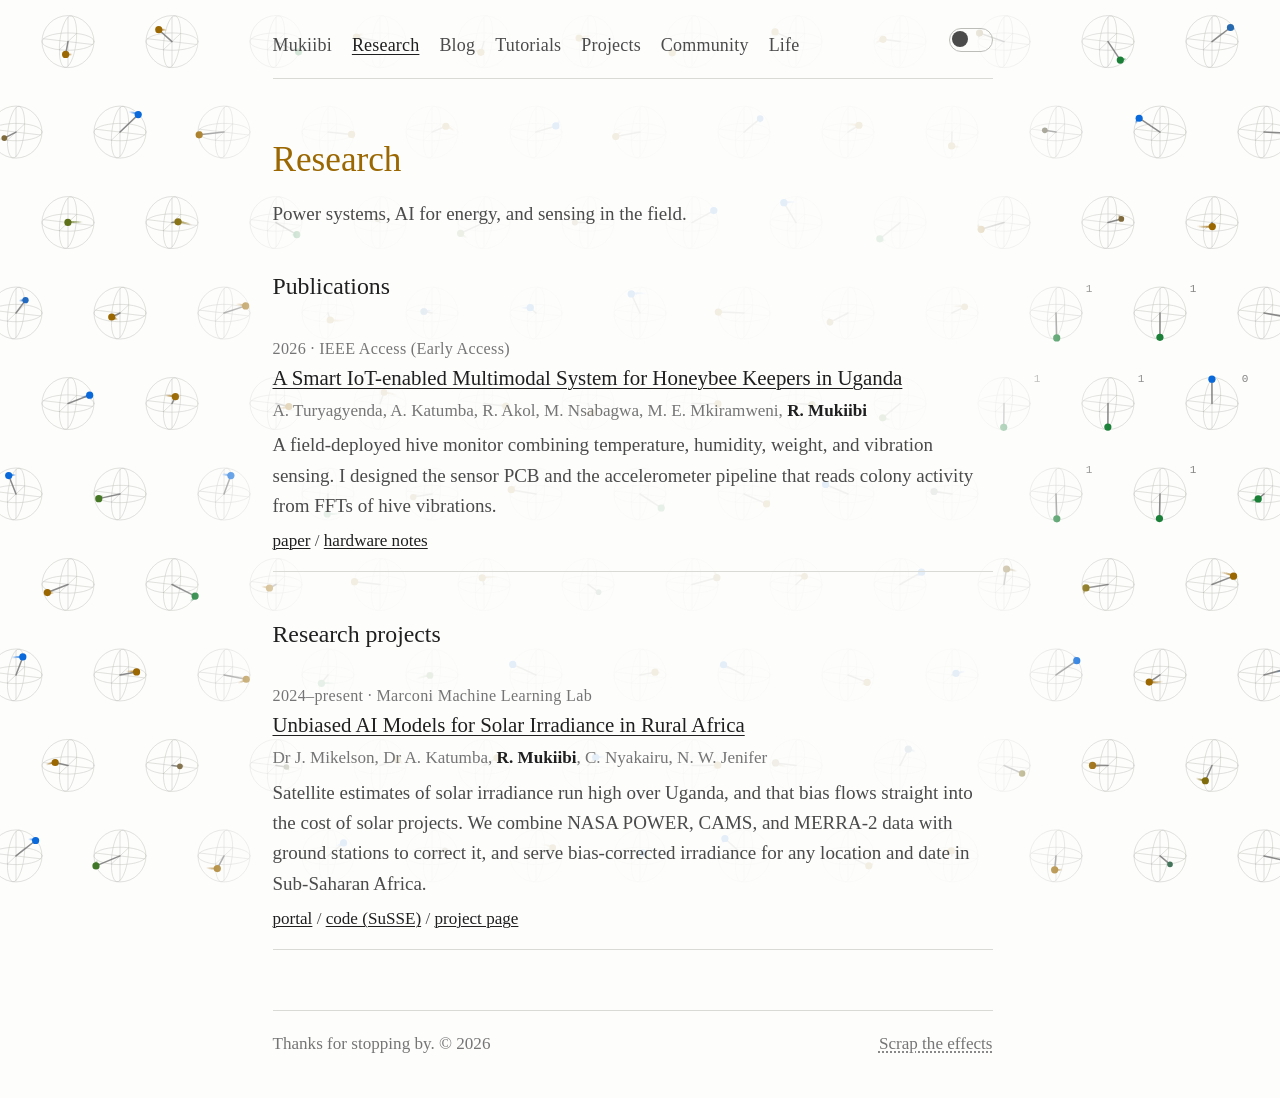
<file: research.html>
<!DOCTYPE html>
<html lang="en">
<head>
    <meta charset="UTF-8">
    <meta name="viewport" content="width=device-width, initial-scale=1.0">
    <title>Research - Rogers Mukiibi</title>
    <link rel="stylesheet" href="styles.css">
    <script src="backdrop.js" defer></script>
    <script src="transition.js"></script>
    <link rel="icon" type="image/x-icon" href="assets/favicon_io/favicon.ico">
    <link rel="icon" type="image/png" sizes="32x32" href="assets/favicon_io/favicon-32x32.png">
    <link rel="icon" type="image/png" sizes="16x16" href="assets/favicon_io/favicon-16x16.png">
    <link rel="apple-touch-icon" sizes="180x180" href="assets/favicon_io/apple-touch-icon.png">
</head>
<body>
    <header>
        <nav>
            <ul>
                <li><a href="index.html">Mukiibi</a></li>
                <li><a href="research.html" class="active">Research</a></li>
                <li><a href="blog.html">Blog</a></li>
                <li><a href="tutorials.html">Tutorials</a></li>
                <li><a href="projects.html">Projects</a></li>
                <li><a href="community.html">Community</a></li>
                <li><a href="life-clock.html">Life</a></li>
                <li class="theme-toggle-item">
                    <label for="theme-toggle" class="theme-switch" aria-label="Toggle dark mode">
                        <input type="checkbox" id="theme-toggle" class="theme-toggle" role="switch" aria-label="Toggle dark mode">
                        <span class="theme-slider" aria-hidden="true"></span>
                    </label>
                </li>
            </ul>
        </nav>
    </header>

    <main>
        <section class="page-header">
            <h1>Research</h1>
            <p>Power systems, AI for energy, and sensing in the field.</p>
        </section>

        <section>
            <h2>Publications</h2>
            <div class="entry">
                <p class="entry-meta">2026 &middot; IEEE Access (Early Access)</p>
                <h3><a href="https://doi.org/10.1109/ACCESS.2026.3709045" target="_blank">A Smart IoT-enabled Multimodal System for Honeybee Keepers in Uganda</a></h3>
                <p class="entry-authors">A. Turyagyenda, A. Katumba, R. Akol, M. Nsabagwa, M. E. Mkiramweni, <strong>R. Mukiibi</strong></p>
                <p>A field-deployed hive monitor combining temperature, humidity, weight, and vibration sensing. I designed the sensor PCB and the accelerometer pipeline that reads colony activity from FFTs of hive vibrations.</p>
                <p class="entry-links">
                    <a href="https://doi.org/10.1109/ACCESS.2026.3709045" target="_blank">paper</a> /
                    <a href="assets/IOTra_Portfolio.pdf" target="_blank">hardware notes</a>
                </p>
            </div>
        </section>

        <section>
            <h2>Research projects</h2>
            <div class="entry">
                <p class="entry-meta">2024&ndash;present &middot; Marconi Machine Learning Lab</p>
                <h3><a href="https://marconilab.org/research/projects/16/" target="_blank">Unbiased AI Models for Solar Irradiance in Rural Africa</a></h3>
                <p class="entry-authors">Dr J. Mikelson, Dr A. Katumba, <strong>R. Mukiibi</strong>, C. Nyakairu, N. W. Jenifer</p>
                <p>Satellite estimates of solar irradiance run high over Uganda, and that bias flows straight into the cost of solar projects. We combine NASA POWER, CAMS, and MERRA-2 data with ground stations to correct it, and serve bias-corrected irradiance for any location and date in Sub-Saharan Africa.</p>
                <p class="entry-links">
                    <a href="https://irradiation-portal-prod-55883164704.europe-west1.run.app/portal" target="_blank">portal</a> /
                    <a href="https://github.com/Marconi-Lab/SolarIrradiation" target="_blank">code (SuSSE)</a> /
                    <a href="https://marconilab.org/research/projects/16/" target="_blank">project page</a>
                </p>
            </div>
        </section>
    </main>

    <footer>
        <p>Thanks for stopping by. &copy; 2026</p>
        <button type="button" class="effects-toggle">Scrap the effects</button>
    </footer>

    <script src="script.js?v=20261031"></script>
</body>
</html>
</file>
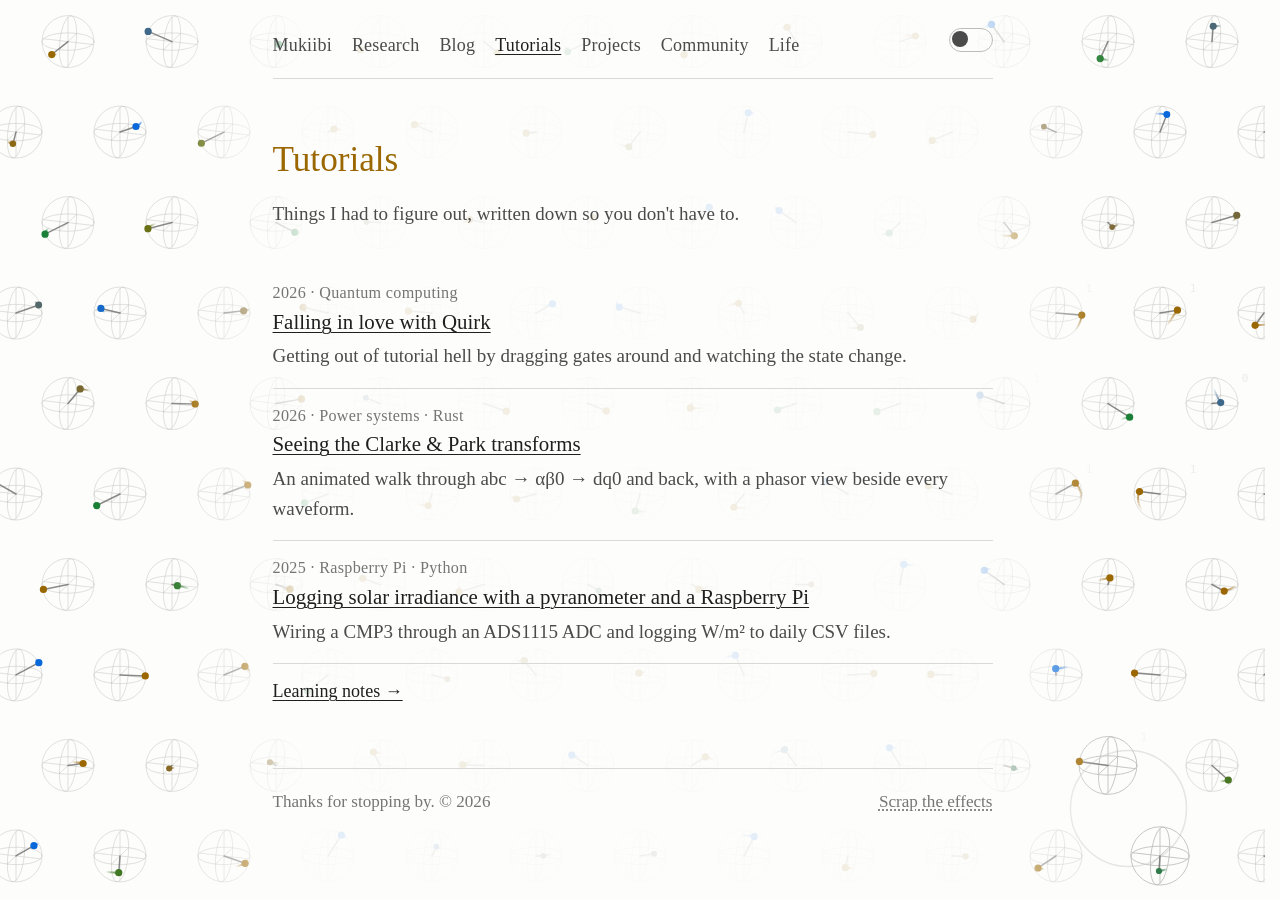
<file: tutorials.html>
<!DOCTYPE html>
<html lang="en">
<head>
    <meta charset="UTF-8">
    <meta name="viewport" content="width=device-width, initial-scale=1.0">
    <title>Tutorials - Rogers Mukiibi</title>
    <link rel="stylesheet" href="styles.css">
    <script src="backdrop.js" defer></script>
    <script src="transition.js"></script>
    <link rel="icon" type="image/x-icon" href="assets/favicon_io/favicon.ico">
    <link rel="icon" type="image/png" sizes="32x32" href="assets/favicon_io/favicon-32x32.png">
    <link rel="icon" type="image/png" sizes="16x16" href="assets/favicon_io/favicon-16x16.png">
    <link rel="apple-touch-icon" sizes="180x180" href="assets/favicon_io/apple-touch-icon.png">
</head>
<body>
    <header>
        <nav>
            <ul>
                <li><a href="index.html">Mukiibi</a></li>
                <li><a href="research.html">Research</a></li>
                <li><a href="blog.html">Blog</a></li>
                <li><a href="tutorials.html" class="active">Tutorials</a></li>
                <li><a href="projects.html">Projects</a></li>
                <li><a href="community.html">Community</a></li>
                <li><a href="life-clock.html">Life</a></li>
                <li class="theme-toggle-item">
                    <label for="theme-toggle" class="theme-switch" aria-label="Toggle dark mode">
                        <input type="checkbox" id="theme-toggle" class="theme-toggle" role="switch" aria-label="Toggle dark mode">
                        <span class="theme-slider" aria-hidden="true"></span>
                    </label>
                </li>
            </ul>
        </nav>
    </header>

    <main>
        <section class="page-header">
            <h1>Tutorials</h1>
            <p>Things I had to figure out, written down so you don't have to.</p>
        </section>

        <section>
            <div class="entry">
                <p class="entry-meta">2026 &middot; Quantum computing</p>
                <h3><a href="post.html?id=Falling%20in%20love%20with%20Quirk">Falling in love with Quirk</a></h3>
                <p>Getting out of tutorial hell by dragging gates around and watching the state change.</p>
            </div>
            <div class="entry">
                <p class="entry-meta">2026 &middot; Power systems &middot; Rust</p>
                <h3><a href="https://github.com/rogersmukiibi/clarke_park_transform_rust" target="_blank">Seeing the Clarke &amp; Park transforms</a></h3>
                <p>An animated walk through abc &rarr; &alpha;&beta;0 &rarr; dq0 and back, with a phasor view beside every waveform.</p>
            </div>
            <div class="entry">
                <p class="entry-meta">2025 &middot; Raspberry Pi &middot; Python</p>
                <h3><a href="https://github.com/rogersmukiibi/CMP3_pyranometer_setup" target="_blank">Logging solar irradiance with a pyranometer and a Raspberry Pi</a></h3>
                <p>Wiring a CMP3 through an ADS1115 ADC and logging W/m&sup2; to daily CSV files.</p>
            </div>
            <p class="section-more"><a href="learning.html">Learning notes &rarr;</a></p>
        </section>
    </main>

    <footer>
        <p>Thanks for stopping by. &copy; 2026</p>
        <button type="button" class="effects-toggle">Scrap the effects</button>
    </footer>

    <script src="script.js?v=20261031"></script>
</body>
</html>
</file>
<file: styles.css>
/* Reset and base styles */
* {
    margin: 0;
    padding: 0;
    box-sizing: border-box;
}

:root {
    --bg-color: #fdfdfc;
    --text-color: #1f1f1f;
    --text-light: #4b4b4b;
    --text-lighter: #757575;
    --border-color: #d9d9d5;
    --border-hover: #bcbcb8;
    --code-bg: #f1f1ee;
    --accent: #1a7f37;
}

[data-theme="dark"] {
    --bg-color: #161616;
    --text-color: #efefef;
    --text-light: #c6c6c6;
    --text-lighter: #9a9a9a;
    --border-color: #3a3a3a;
    --border-hover: #5a5a5a;
    --code-bg: #232323;
    --accent: #3fb950;
}

html {
    background: var(--bg-color);
    /* Same content width with or without a scrollbar, so text doesn't shift between pages (or as posts load) */
    scrollbar-gutter: stable;
}

body {
    font-family: "Iowan Old Style", "Palatino Linotype", "Book Antiqua", "Times New Roman", serif;
    line-height: 1.75;
    font-size: 19px;
    color: var(--text-color);
    max-width: 760px;
    margin: 0 auto;
    padding: 28px 20px 40px;
    transition: color 0.15s ease;
}

/* Bloch sphere backdrop (drawn by backdrop.js), faded behind the text column */
.bloch-backdrop {
    position: fixed;
    inset: 0;
    width: 100%;
    height: 100%;
    z-index: -1;
    pointer-events: none;
    -webkit-mask-image: linear-gradient(to right, #000 calc(50% - 470px), rgba(0, 0, 0, 0.1) calc(50% - 330px), rgba(0, 0, 0, 0.1) calc(50% + 330px), #000 calc(50% + 470px));
    mask-image: linear-gradient(to right, #000 calc(50% - 470px), rgba(0, 0, 0, 0.1) calc(50% - 330px), rgba(0, 0, 0, 0.1) calc(50% + 330px), #000 calc(50% + 470px));
}

/* The Effects button turns the backdrop and the page transitions off */
html[data-effects="off"] .bloch-backdrop {
    display: none;
}

/* Page transitions (transition.js): text breaks into glowing bits and reassembles on the next page */
.tx-canvas {
    position: fixed;
    inset: 0;
    width: 100%;
    height: 100%;
    z-index: 2147483000;
    pointer-events: none;
}

/* Hide an arriving page until its letters fly in; reveal anyway if the script never runs */
html.tx-entering body > :not(.bloch-backdrop):not(.tx-canvas) {
    opacity: 0;
    animation: tx-failsafe 0s 3s forwards;
}

@keyframes tx-failsafe {
    to {
        opacity: 1;
    }
}

/* While the canvas draws the letters, the real text is invisible but keeps its layout */
html.tx-text-off body * {
    -webkit-text-fill-color: transparent !important;
    text-decoration-color: transparent !important;
}

/* Header and Navigation */
header {
    margin-bottom: 50px;
    border-bottom: 1px solid var(--border-color);
    padding-bottom: 16px;
}

nav ul {
    list-style: none;
    display: flex;
    gap: 20px;
    align-items: center;
    flex-wrap: wrap;
}

.theme-toggle-item {
    margin-left: auto;
}

nav a {
    text-decoration: none;
    color: var(--text-light);
    font-weight: 400;
    font-size: 0.95em;
    letter-spacing: 0.01em;
}

nav a:hover,
nav a.active {
    color: var(--text-color);
    text-decoration: underline;
    text-underline-offset: 0.18em;
}

/* Theme toggle button */
.theme-toggle {
    position: absolute;
    opacity: 0;
    width: 1px;
    height: 1px;
    pointer-events: none;
}

.theme-switch {
    position: relative;
    display: inline-flex;
    width: 44px;
    height: 24px;
    cursor: pointer;
}

.theme-slider {
    width: 100%;
    height: 100%;
    border: 1px solid var(--border-hover);
    border-radius: 999px;
    background: transparent;
    transition: border-color 0.15s ease, background-color 0.15s ease;
}

.theme-slider::after {
    content: "";
    position: absolute;
    top: 3px;
    left: 3px;
    width: 16px;
    height: 16px;
    border-radius: 50%;
    background: var(--text-light);
    transition: transform 0.15s ease, background-color 0.15s ease;
}

.theme-toggle:checked + .theme-slider {
    border-color: var(--text-light);
}

.theme-toggle:checked + .theme-slider::after {
    transform: translateX(20px);
    background: var(--text-color);
}

.theme-switch:hover .theme-slider {
    border-color: var(--text-color);
}

.theme-switch:focus-within .theme-slider {
    outline: 2px solid var(--text-lighter);
    outline-offset: 2px;
}

/* Main content */
main {
    min-height: 60vh;
}

.hero {
    margin-bottom: 40px;
}

.hero h1 {
    font-size: clamp(2rem, 5vw, 2.7rem);
    line-height: 1.15;
    margin-bottom: 14px;
    font-weight: 500;
}

.bio {
    font-size: 1.06em;
    line-height: 1.8;
    color: var(--text-light);
    margin-bottom: 24px;
}

/* Contact information styles */
.contact-info {
    margin-top: 18px;
    padding-top: 8px;
}

.contact-info h3 {
    color: var(--text-color);
    margin-bottom: 10px;
    font-size: 1em;
    font-weight: 500;
}

.contact-links {
    display: flex;
    flex-wrap: nowrap;
    align-items: center;
    gap: 0;
    white-space: nowrap;
    margin-bottom: 12px;
}

.contact-link {
    display: inline-block;
    padding: 0;
    text-decoration: none;
    color: var(--text-light);
    font-size: 0.95em;
}

.contact-link + .contact-link::before {
    content: " | ";
    color: var(--text-lighter);
}

.contact-link:hover {
    color: var(--text-color);
    text-decoration: underline;
    text-underline-offset: 0.14em;
}

.cv-link {
    margin-top: 12px;
}

.cv-button {
    display: inline;
    padding: 0;
    background: none;
    color: var(--text-light);
    text-decoration: none;
    font-weight: 400;
    font-size: 0.95em;
}

.cv-button:hover {
    color: var(--text-color);
    text-decoration: underline;
    text-underline-offset: 0.14em;
}

.page-header {
    margin-bottom: 36px;
}

.page-header h1 {
    font-size: clamp(1.8rem, 4vw, 2.2rem);
    margin-bottom: 6px;
    font-weight: 500;
}

.page-header p {
    color: var(--text-light);
    font-size: 1em;
}

/* Sections */
section {
    margin-bottom: 42px;
}

section h2 {
    font-size: 1.25em;
    margin-bottom: 14px;
    font-weight: 400;
    color: var(--text-color);
}

/* Posts and cards */
.post-card,
.link-card {
    border: 0;
    border-bottom: 1px solid var(--border-color);
    padding: 16px 0 18px;
    margin-bottom: 0;
    text-decoration: none;
    color: inherit;
    display: block;
}

.post-card:hover,
.link-card:hover {
    border-bottom-color: var(--border-hover);
}

.post-card h3,
.link-card h3 {
    margin-bottom: 6px;
    font-size: 1.1em;
    font-weight: 500;
}

.post-card h3 a,
.link-card h3 a,
.article-content a {
    color: inherit;
    text-decoration: underline;
    text-decoration-thickness: 1px;
    text-underline-offset: 0.14em;
    overflow-wrap: anywhere;
}

.post-card p,
.link-card p {
    color: var(--text-light);
    line-height: 1.65;
}

.post-meta {
    color: var(--text-lighter);
    font-size: 0.85em;
    margin-bottom: 4px;
    letter-spacing: 0.02em;
}

.post-content {
    margin-top: 12px;
}

/* Article view */
.article {
    max-width: 680px;
    margin: 0 auto;
}

.article h1 {
    font-size: clamp(1.9rem, 5vw, 2.4rem);
    margin-bottom: 8px;
    font-weight: 500;
    line-height: 1.2;
}

.article-meta {
    color: var(--text-lighter);
    margin-bottom: 26px;
    padding-bottom: 16px;
    border-bottom: 1px solid var(--border-color);
    font-size: 0.9em;
}

.article-content {
    line-height: 1.85;
}

.article-content h2 {
    margin-top: 40px;
    margin-bottom: 12px;
    font-size: 1.28em;
    font-weight: 500;
}

.article-content h3 {
    margin-top: 28px;
    margin-bottom: 10px;
    font-size: 1.12em;
    font-weight: 500;
}

.article-content p {
    margin-bottom: 16px;
}

.article-content ul,
.article-content ol {
    margin-bottom: 16px;
    padding-left: 24px;
}

.article-content li {
    margin-bottom: 4px;
}

.article-content code {
    background: var(--code-bg);
    padding: 2px 4px;
    border-radius: 2px;
    font-family: "Consolas", "SFMono-Regular", Menlo, monospace;
    font-size: 0.9em;
}

.article-content pre {
    background: var(--code-bg);
    padding: 14px;
    border-radius: 2px;
    border: 1px solid var(--border-color);
    overflow-x: auto;
    margin-bottom: 16px;
}

.article-content pre code {
    background: none;
    padding: 0;
}

.article-content blockquote {
    border-left: 2px solid var(--border-color);
    padding-left: 16px;
    margin: 16px 0;
    color: var(--text-light);
    font-style: normal;
}

/* Back button */
.back-btn {
    display: inline-block;
    margin-bottom: 24px;
    color: var(--text-light);
    text-decoration: none;
    font-size: 0.9em;
}

.back-btn:hover {
    color: var(--text-color);
    text-decoration: underline;
    text-underline-offset: 0.14em;
}

/* Life clock */
.life-clock-page {
    display: flex;
    flex-direction: column;
    gap: 34px;
}

.life-header p {
    max-width: 44ch;
}

.life-intro-link {
    margin-top: 8px;
    color: var(--text-light);
}

.life-intro-link a {
    color: inherit;
    text-decoration: underline;
    text-underline-offset: 0.14em;
}

.life-timers {
    display: grid;
    grid-template-columns: 1fr;
    gap: 14px;
}

.life-panel {
    border: 1px solid var(--border-color);
    padding: 16px;
    background: linear-gradient(145deg, rgba(0, 0, 0, 0.04), transparent 70%);
}

[data-theme="dark"] .life-panel {
    background: linear-gradient(145deg, rgba(255, 255, 255, 0.03), transparent 70%);
}

.life-panel h2 {
    margin-bottom: 8px;
    font-size: 1em;
    font-weight: 500;
    letter-spacing: 0.02em;
}

.life-timer {
    font-family: "Consolas", "SFMono-Regular", Menlo, monospace;
    font-size: clamp(1.2rem, 3.8vw, 1.85rem);
    letter-spacing: 0.02em;
    line-height: 1.35;
}

.life-progress {
    border-top: 1px solid var(--border-color);
    padding-top: 18px;
}

.life-progress-text {
    font-size: 1.18em;
    margin-bottom: 10px;
}

.life-progress-track {
    width: 100%;
    height: 10px;
    border: 1px solid var(--border-color);
    background: var(--code-bg);
}

.life-progress-fill {
    height: 100%;
    width: 0;
    background: var(--text-color);
    transition: width 0.35s linear;
}

.life-weeks-note {
    color: var(--text-light);
    margin-bottom: 10px;
}

#weeks-grid,
#calc-weeks-grid {
    display: flex;
    flex-direction: column;
    gap: 6px;
    width: 100%;
    --week-gap: 2px;
}

.year-row {
    display: grid;
    grid-template-columns: 68px 1fr;
    align-items: center;
    column-gap: 8px;
}

.year-label {
    font-size: 0.72em;
    color: var(--text-lighter);
    line-height: 1;
    letter-spacing: 0.02em;
}

.year-weeks {
    display: grid;
    grid-template-columns: repeat(53, minmax(0, 1fr));
    gap: var(--week-gap);
    width: 100%;
}

.week {
    aspect-ratio: 1;
    width: 100%;
    min-width: 0;
    background: #3f3f3f;
    transition: background-color 0.18s ease;
}

.week.lived {
    background: #f3f3f3;
}

.week.remaining {
    background: #4a4a4a;
}

.week.current {
    outline: 1px solid var(--text-lighter);
    outline-offset: -1px;
}

[data-theme="light"] .week.lived {
    background: #171717;
}

[data-theme="light"] .week.remaining {
    background: #d4d4cf;
}

.life-quote {
    margin-top: 6px;
    color: var(--text-lighter);
    font-style: italic;
}

.life-reflection {
    border-top: 1px solid var(--border-color);
    padding-top: 20px;
}

.life-reflection h2 {
    margin-bottom: 12px;
}

.life-reflection p {
    margin-bottom: 14px;
    color: var(--text-light);
}

.life-reflection blockquote {
    border-left: 2px solid var(--border-color);
    padding-left: 14px;
    margin: 12px 0 16px;
}

.life-reflection blockquote p {
    color: var(--text-color);
    font-style: italic;
    margin-bottom: 0;
}

.life-reflection a {
    color: inherit;
    text-decoration: underline;
    text-underline-offset: 0.14em;
}

.life-reflection-link {
    margin-top: 4px;
}

.life-tick .life-progress-fill {
    filter: brightness(0.97);
}

.calculate-page {
    gap: 24px;
}

.calculate-form {
    display: grid;
    gap: 12px;
}

.form-row {
    display: grid;
    gap: 6px;
}

.form-row label {
    font-size: 0.95em;
    color: var(--text-light);
}

.form-row input {
    border: 1px solid var(--border-color);
    background: var(--bg-color);
    color: var(--text-color);
    font: inherit;
    padding: 10px 12px;
}

.form-row input:focus {
    outline: 2px solid var(--text-lighter);
    outline-offset: 1px;
}

.calc-button {
    justify-self: start;
    border: 1px solid var(--border-color);
    background: var(--text-color);
    color: var(--bg-color);
    font: inherit;
    padding: 8px 14px;
    cursor: pointer;
}

.calc-button:hover {
    filter: brightness(0.92);
}

.calculate-help {
    font-size: 0.9em;
    color: var(--text-lighter);
}

/* Home layout */
.home-toggle {
    display: flex;
    justify-content: flex-end;
    margin-bottom: 8px;
}

.intro {
    margin-bottom: 44px;
}

.intro-name {
    font-size: clamp(2rem, 5vw, 2.6rem);
    font-weight: 500;
    line-height: 1.15;
    text-align: center;
    margin-bottom: 22px;
}

.intro p {
    color: var(--text-light);
    margin-bottom: 14px;
}

.intro-links,
.intro-interests {
    text-align: center;
}

.intro .intro-interests {
    font-size: 0.9em;
    color: var(--text-lighter);
}

.intro a,
.section-more a,
.entry h3 a,
.entry-links a,
.timeline a {
    color: var(--text-color);
    text-decoration: underline;
    text-decoration-thickness: 1px;
    text-underline-offset: 0.14em;
}

.intro a:hover,
.section-more a:hover,
.entry h3 a:hover,
.entry-links a:hover,
.timeline a:hover {
    color: var(--text-light);
}

.section-nav {
    display: flex;
    flex-wrap: wrap;
    justify-content: center;
    gap: 4px 22px;
    margin-top: 22px;
    padding: 10px 0;
    border-top: 1px solid var(--border-color);
    border-bottom: 1px solid var(--border-color);
    font-size: 0.95em;
}

.intro .section-nav a {
    text-decoration: none;
}

.intro .section-nav a:hover {
    text-decoration: underline;
}

.overview {
    margin-bottom: 30px;
}

.overview-head {
    display: flex;
    justify-content: space-between;
    align-items: baseline;
    gap: 12px;
    border-bottom: 1px solid var(--border-color);
    padding-bottom: 4px;
}

.overview-head h2 {
    margin-bottom: 0;
}

.overview-head a {
    color: var(--text-light);
    font-size: 0.9em;
    text-decoration: none;
    white-space: nowrap;
}

.overview-head a:hover {
    color: var(--text-color);
    text-decoration: underline;
    text-underline-offset: 0.14em;
}

.status-legend {
    margin-top: 10px;
    font-size: 0.85em;
    line-height: 2.1;
}

.status-legend .status {
    margin-left: 10px;
    margin-right: 2px;
}

.status-legend .status:first-child {
    margin-left: 0;
}

.section-more {
    margin-top: 12px;
    font-size: 0.95em;
}

.entry {
    padding: 14px 0 16px;
    border-bottom: 1px solid var(--border-color);
}

.entry h3 {
    font-size: 1.1em;
    font-weight: 500;
    line-height: 1.4;
    margin-bottom: 4px;
}

.entry p {
    color: var(--text-light);
    line-height: 1.6;
}

.entry .entry-meta {
    color: var(--text-lighter);
    font-size: 0.85em;
    letter-spacing: 0.02em;
    margin-bottom: 2px;
}

.entry .entry-authors {
    color: var(--text-lighter);
    font-size: 0.9em;
    margin-bottom: 6px;
}

.entry-authors strong {
    color: var(--text-color);
    font-weight: 600;
}

.entry-links {
    margin-top: 6px;
    font-size: 0.9em;
}

.subhead {
    font-size: 1em;
    font-weight: 500;
    margin: 26px 0 8px;
}

.timeline {
    list-style: none;
}

.timeline li {
    display: grid;
    grid-template-columns: 9.5em 1fr;
    gap: 12px;
    padding: 6px 0;
    color: var(--text-light);
    line-height: 1.55;
}

.timeline-year {
    color: var(--text-lighter);
    font-size: 0.9em;
    padding-top: 0.1em;
}

/* Projects page */
.project-group h2 {
    margin-bottom: 2px;
}

.project-group-note {
    color: var(--text-lighter);
    font-size: 0.92em;
    margin-bottom: 10px;
}

.project {
    display: block;
    padding: 14px 0 16px;
    border-bottom: 1px solid var(--border-color);
    color: inherit;
    text-decoration: none;
}

.project:hover {
    border-bottom-color: var(--border-hover);
}

.project:hover .project-name {
    text-decoration: underline;
    text-underline-offset: 0.14em;
}

.project-head {
    display: flex;
    align-items: baseline;
    gap: 10px;
    flex-wrap: wrap;
}

.project-name {
    font-size: 1.1em;
    font-weight: 500;
}

.status {
    font-family: "Consolas", "SFMono-Regular", Menlo, monospace;
    font-size: 0.7em;
    letter-spacing: 0.04em;
    padding: 1px 7px;
    border: 1px solid var(--border-color);
    border-radius: 999px;
    color: var(--text-light);
}

.status-live {
    border-color: var(--text-light);
    color: var(--text-color);
}

.status-past {
    color: var(--text-lighter);
}

.status-hack {
    border-style: dashed;
}

.status-building {
    border-style: dotted;
    border-color: var(--text-light);
}

div.project:hover .project-name {
    text-decoration: none;
}

.project-meta {
    display: block;
    color: var(--text-lighter);
    font-size: 0.85em;
    margin-top: 2px;
}

.project-desc {
    display: block;
    color: var(--text-light);
    line-height: 1.6;
    margin-top: 4px;
}

@media (max-width: 600px) {
    .section-nav {
        gap: 4px 16px;
    }

    .timeline li {
        grid-template-columns: 1fr;
        gap: 0;
    }
}

/* Footer */
footer {
    margin-top: 60px;
    padding-top: 18px;
    border-top: 1px solid var(--border-color);
    text-align: left;
    color: var(--text-lighter);
    font-size: 0.9em;
    display: flex;
    flex-wrap: wrap;
    justify-content: space-between;
    align-items: baseline;
    gap: 6px 20px;
}

/* The footer's effects button (script.js): turns the backdrop and page transitions off or back on */
.effects-toggle {
    padding: 0;
    border: 0;
    background: none;
    color: inherit;
    font: inherit;
    text-decoration: underline dotted;
    text-underline-offset: 0.2em;
    cursor: pointer;
}

.effects-toggle:hover {
    color: var(--accent);
}

.effects-toggle:focus-visible {
    outline: 2px solid var(--text-lighter);
    outline-offset: 2px;
}

/* Responsive */
@media (max-width: 600px) {
    body {
        padding: 18px 16px 28px;
        font-size: 17px;
    }
    
    nav ul {
        gap: 14px;
    }

    .theme-toggle-item {
        margin-left: auto;
    }
    
    .hero h1 {
        font-size: 2rem;
    }
    
    .page-header h1 {
        font-size: 1.8em;
    }
    
    .post-card,
    .link-card {
        padding: 14px 0 16px;
    }
    
    .contact-links {
        gap: 0;
    }

    .life-clock-page {
        gap: 26px;
    }

    .life-panel {
        padding: 14px;
    }

    #weeks-grid,
    #calc-weeks-grid {
        gap: 4px;
        --week-gap: 1.5px;
    }

    .year-row {
        grid-template-columns: 52px 1fr;
        column-gap: 6px;
    }

    .year-label {
        font-size: 0.68em;
    }

    .year-weeks {
        gap: var(--week-gap);
    }
}

/* The one touch of colour: whichever colour most of the backdrop's qubits show (backdrop.js updates --accent live) */
.intro-name,
main h1 {
    color: var(--accent);
}

main a[href]:hover,
footer a[href]:hover {
    color: var(--accent);
}
</file>
